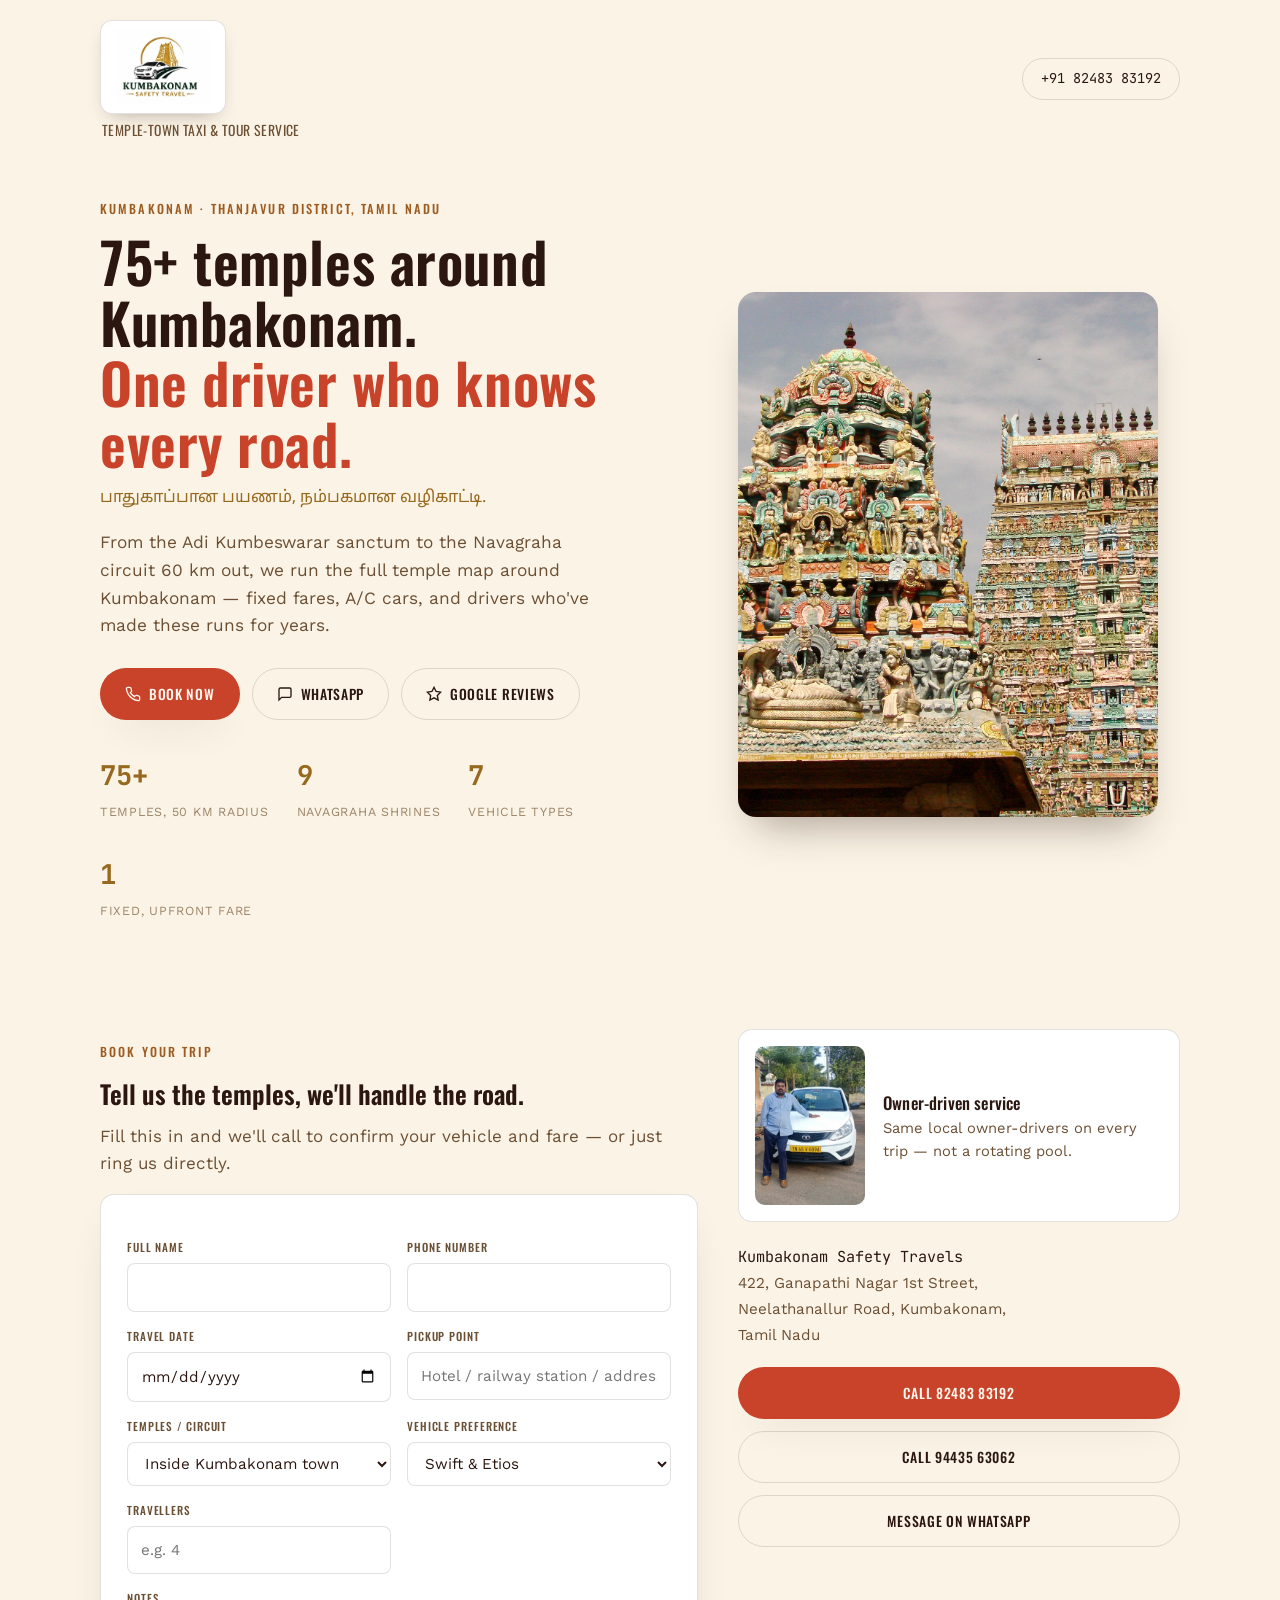
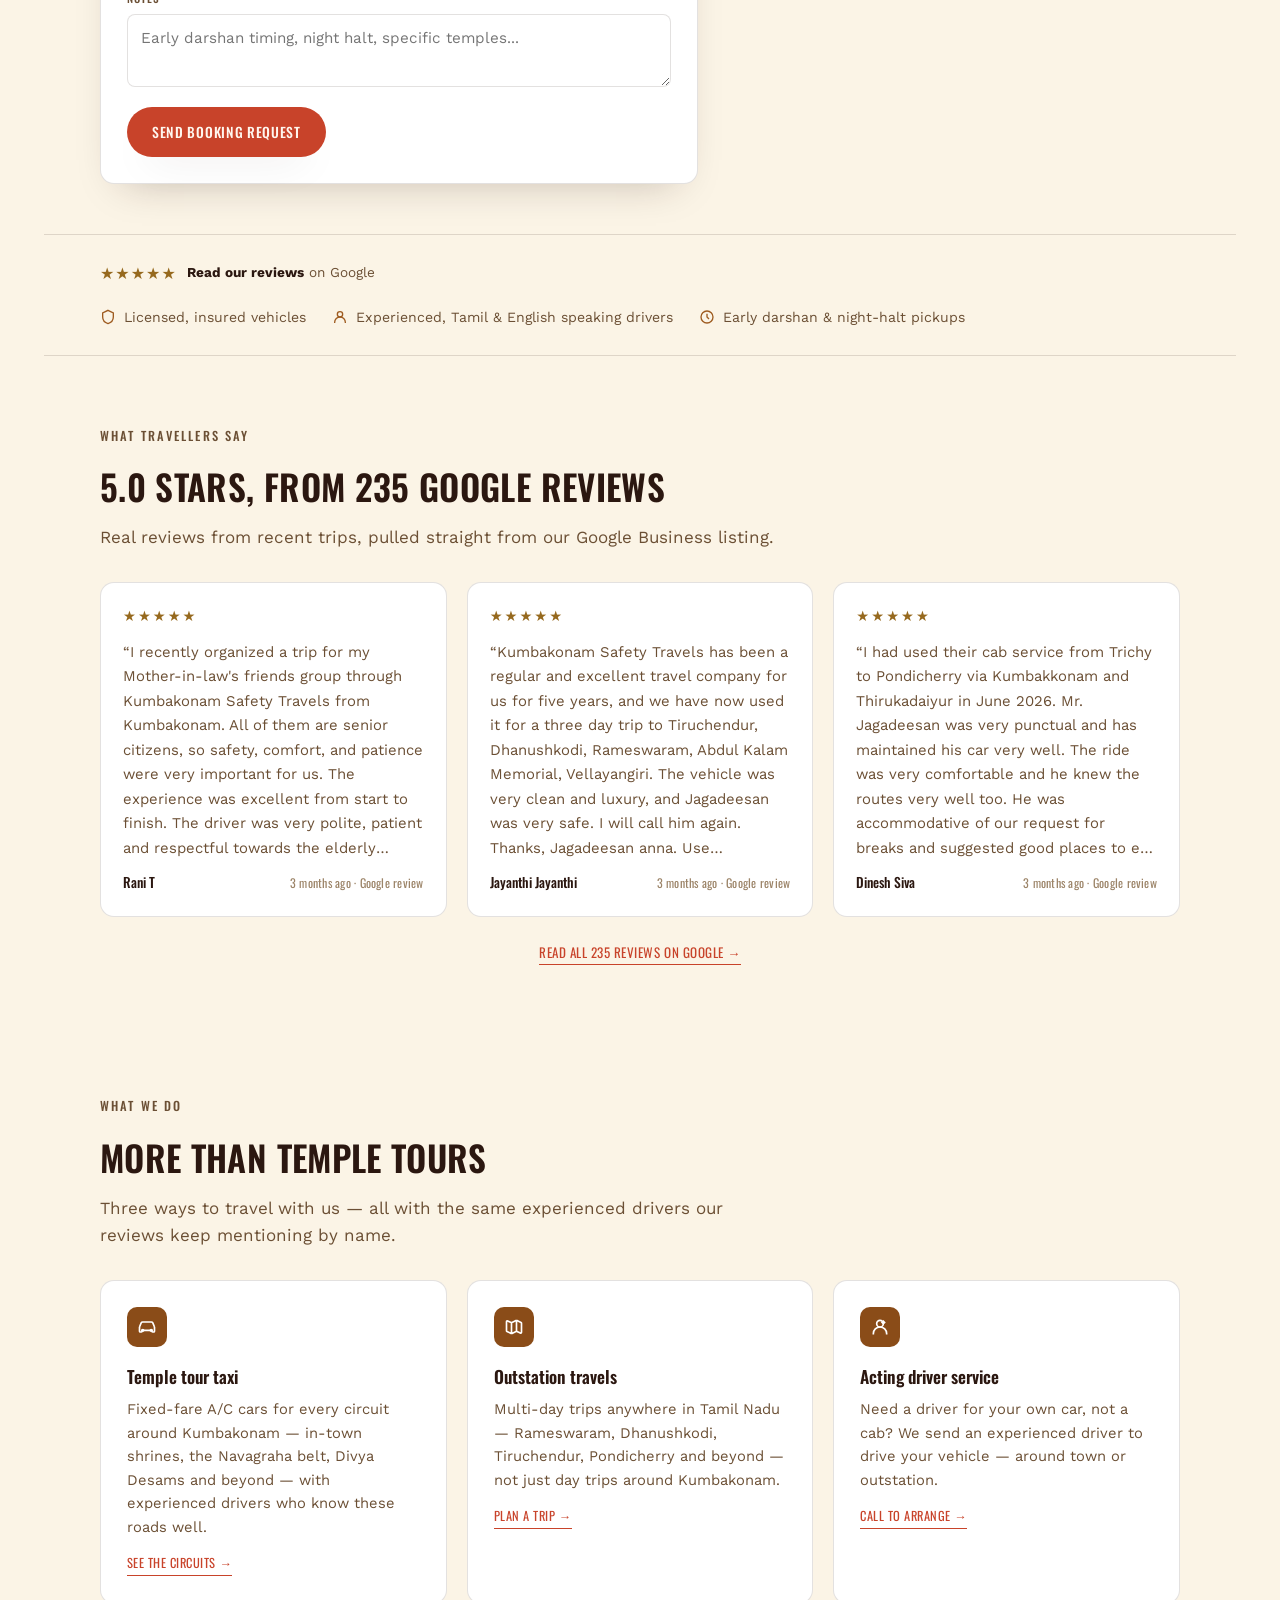
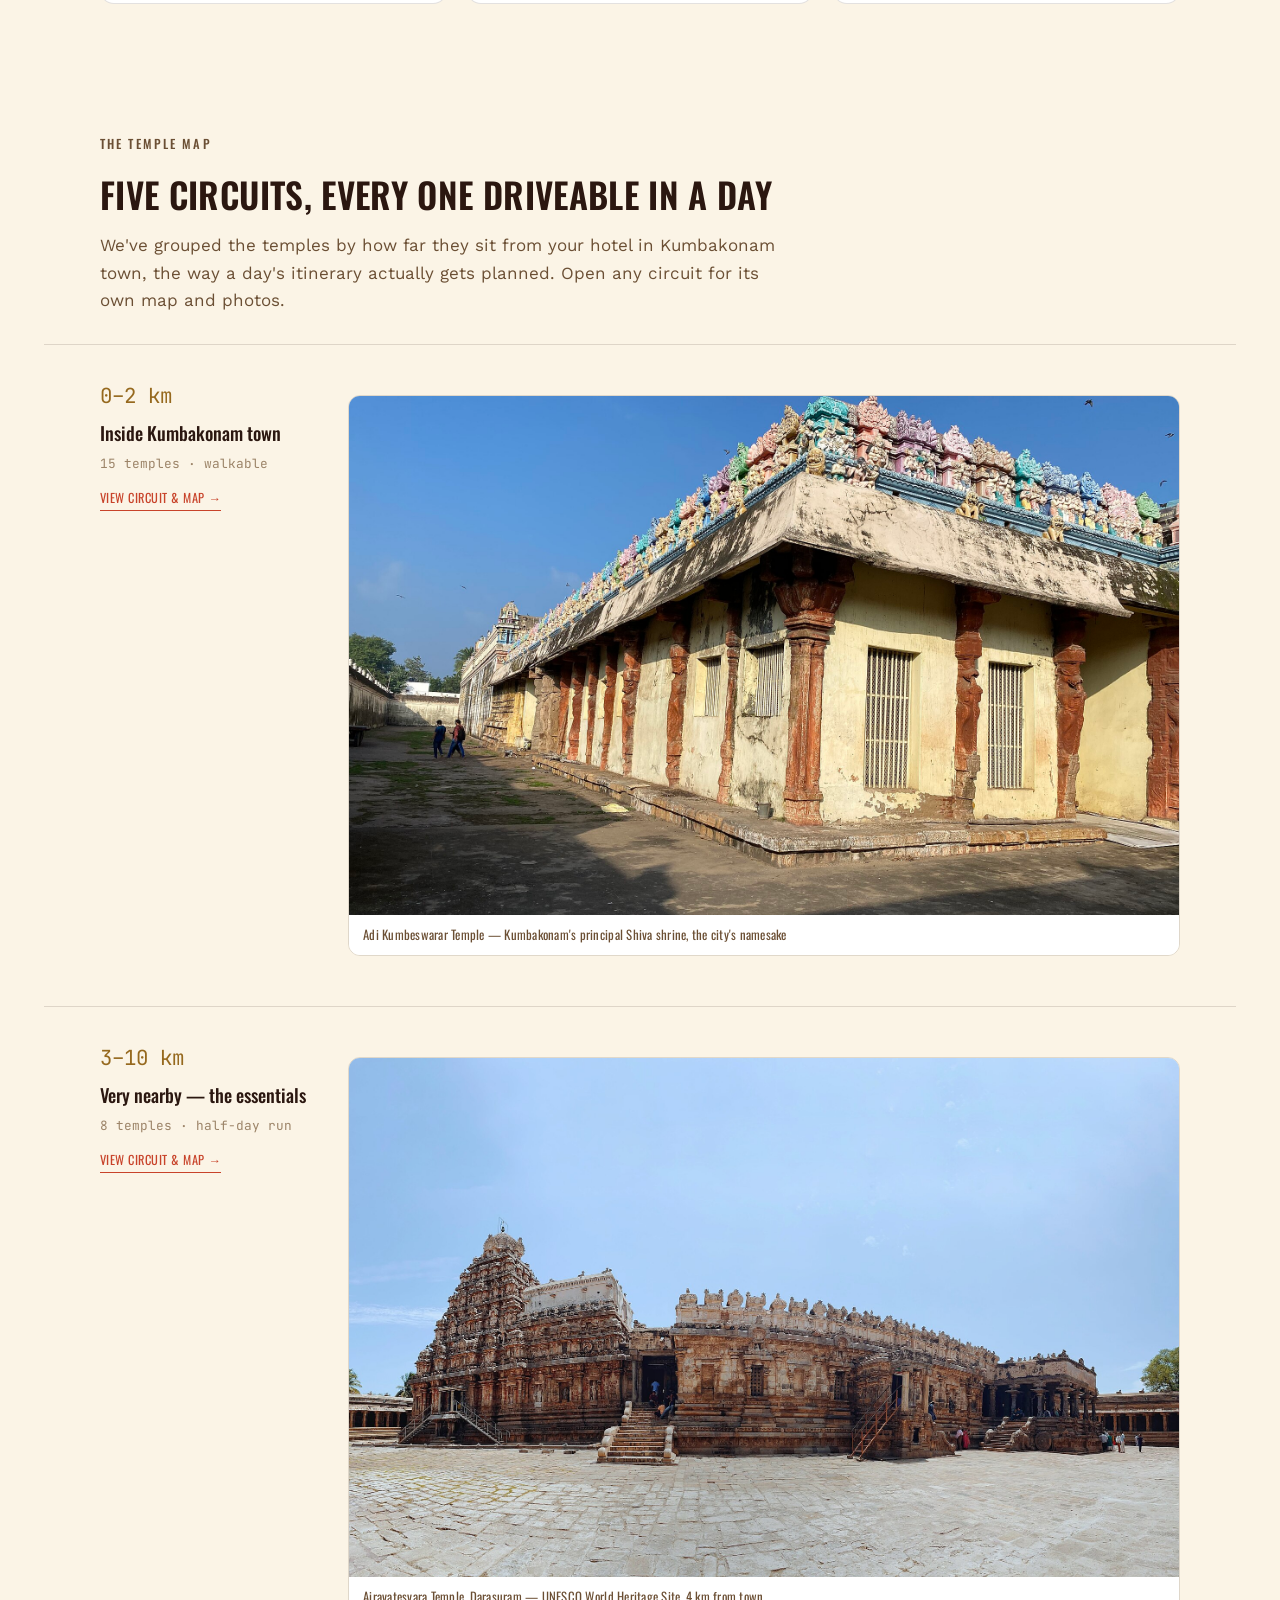
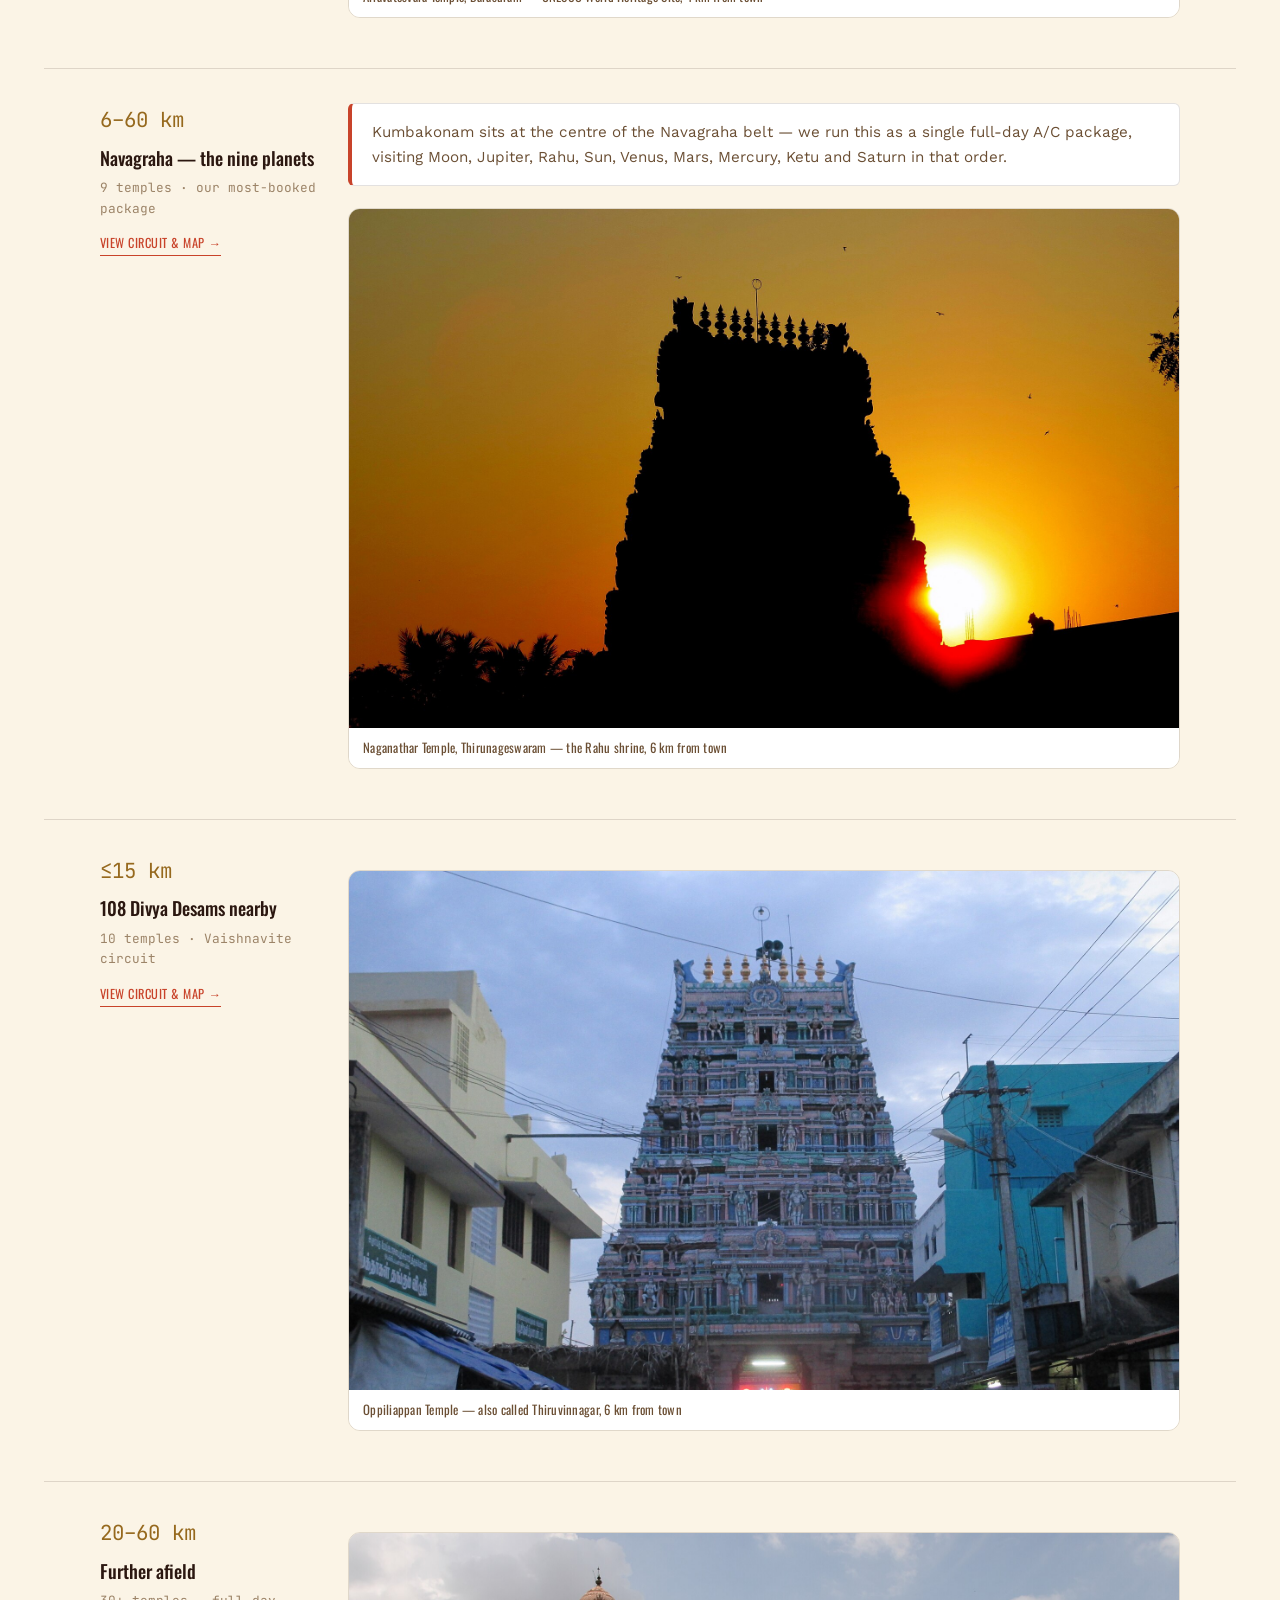
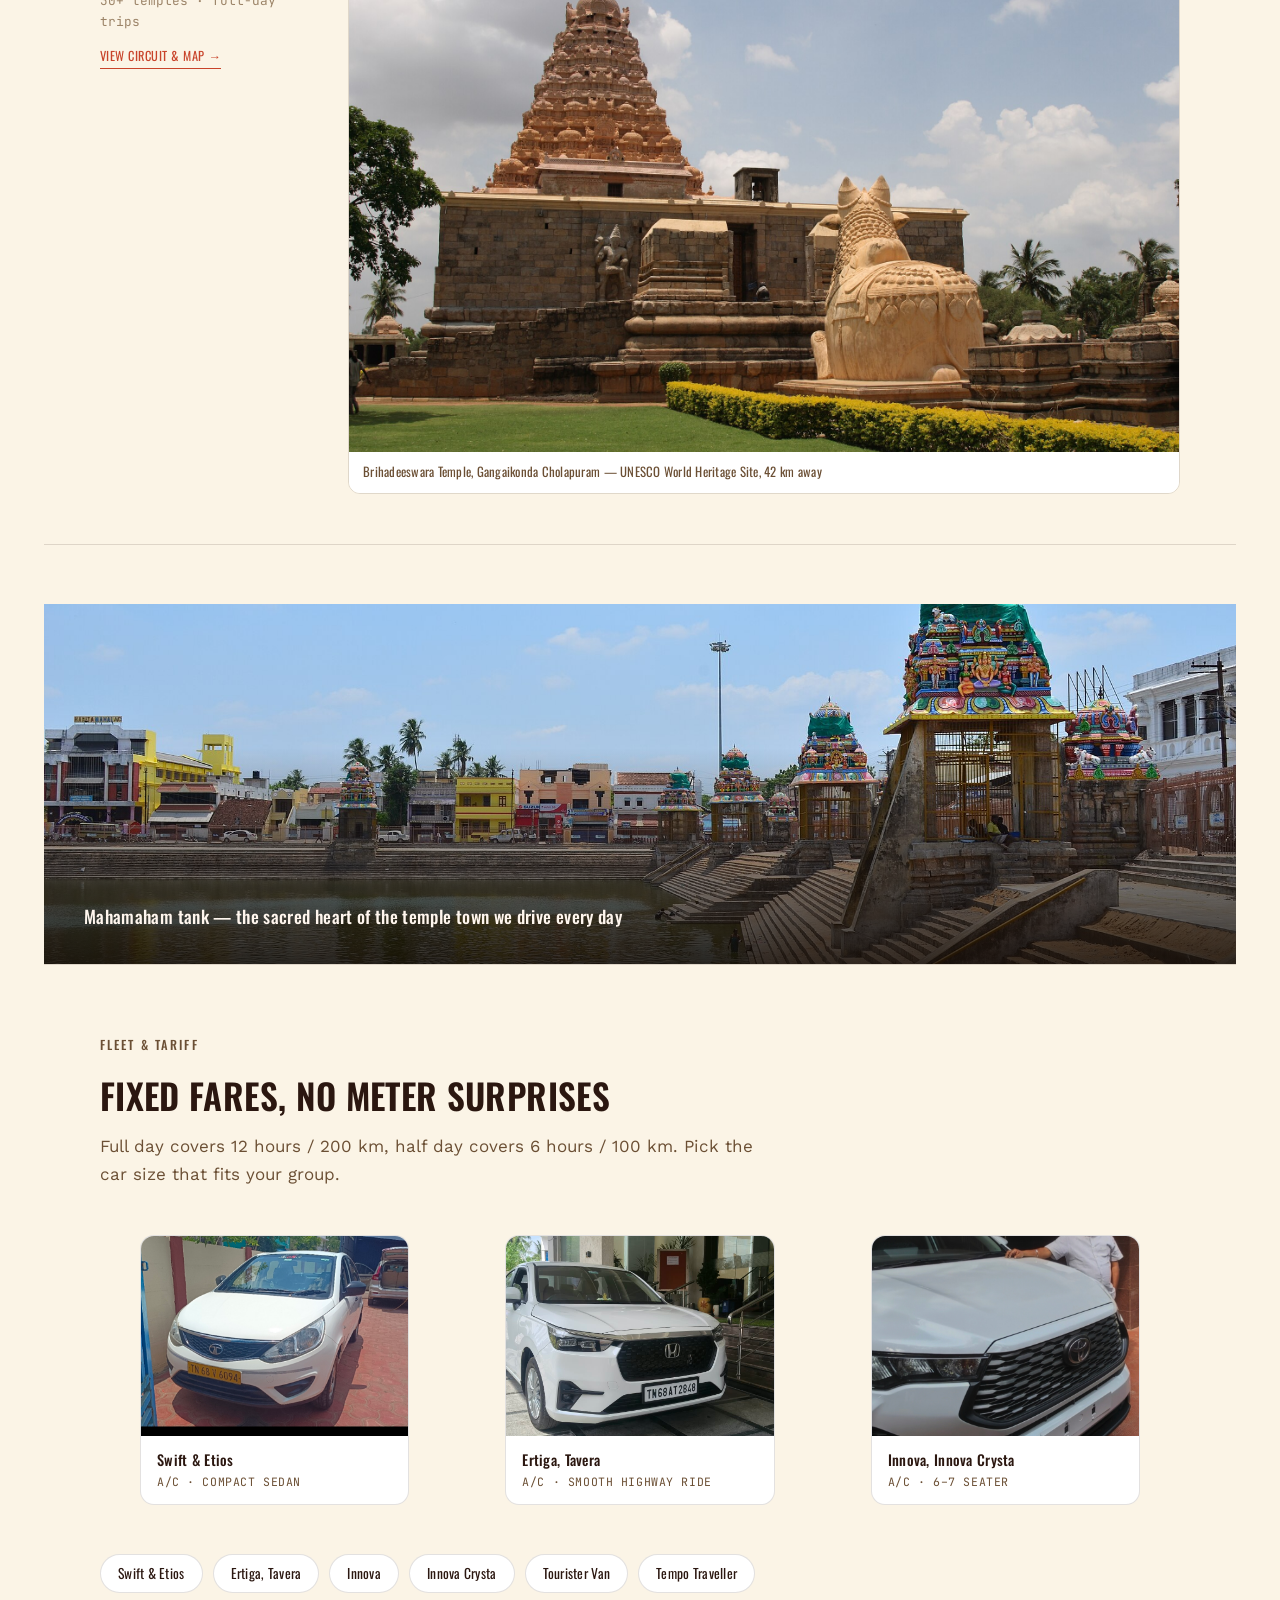
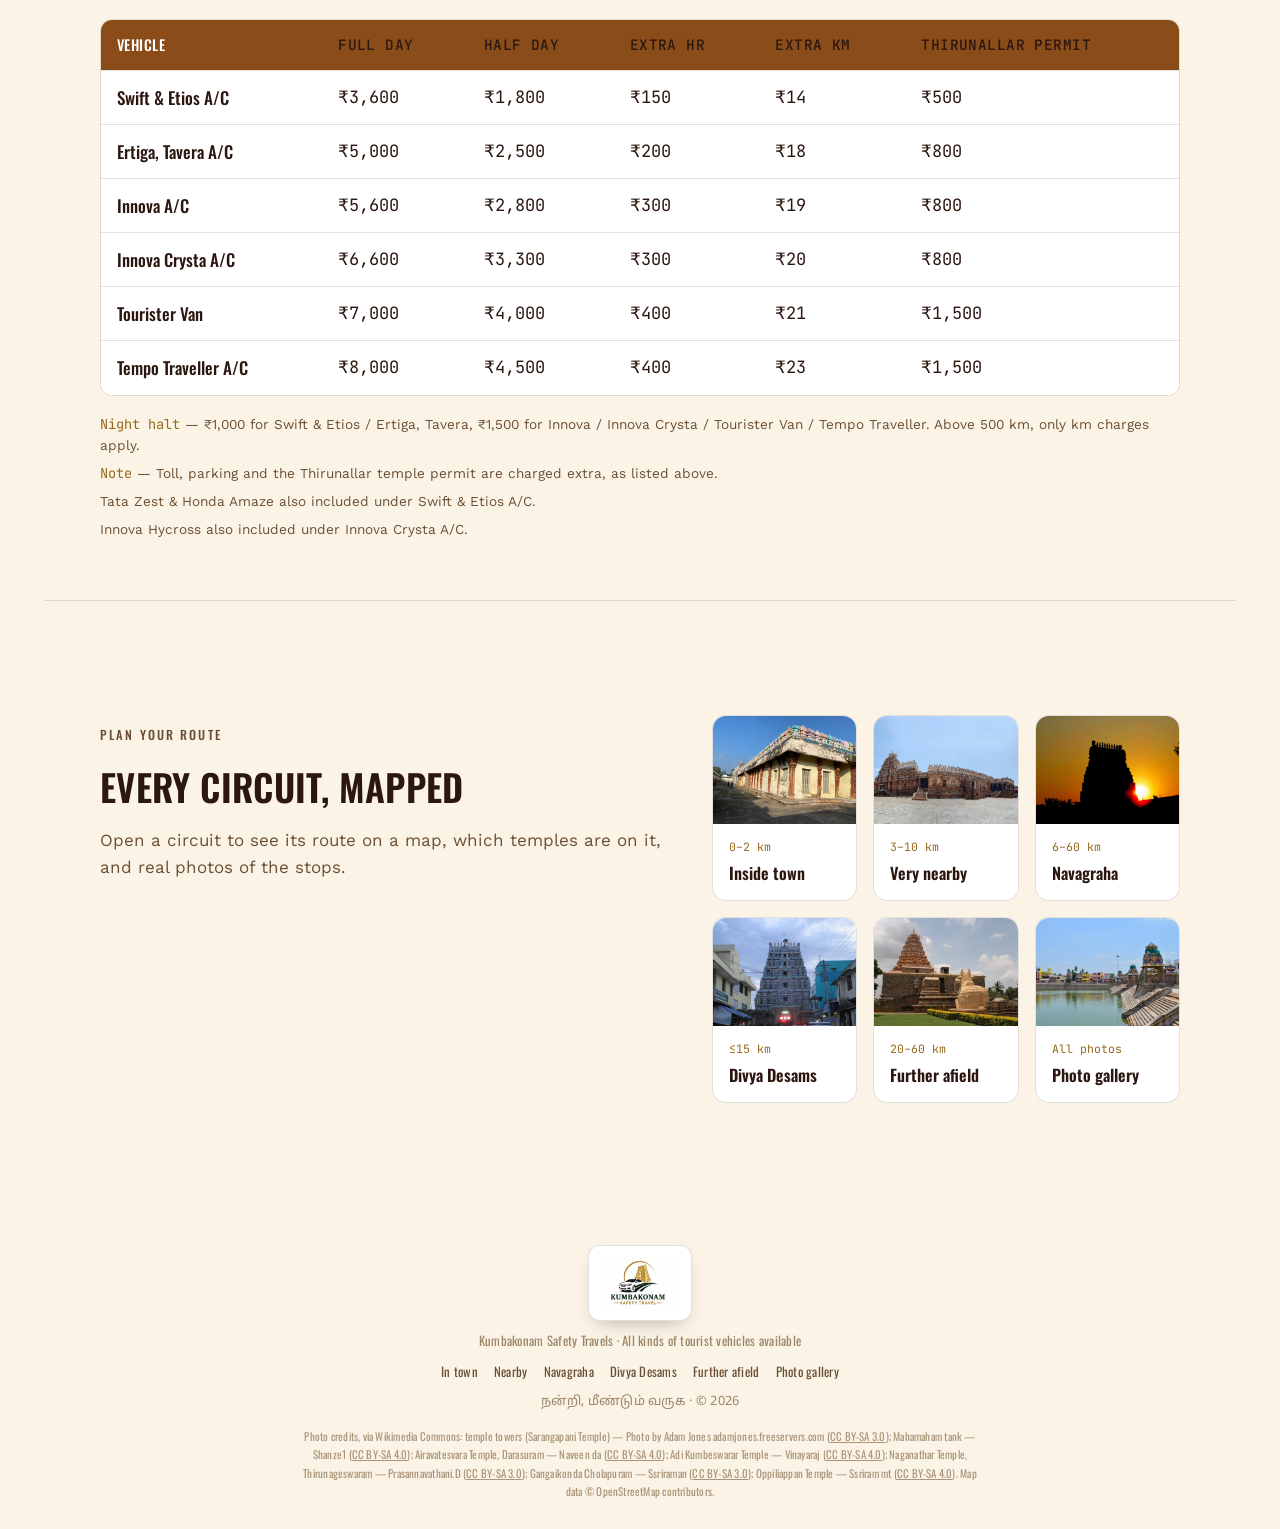
<file: index.html>
<!doctype html>
<html lang="en">
<head>
<meta charset="UTF-8">
<meta name="viewport" content="width=device-width, initial-scale=1">
<title>Kumbakonam Safety Travels</title>
<link rel="preconnect" href="https://fonts.googleapis.com">
<link rel="preconnect" href="https://fonts.gstatic.com" crossorigin>
<link rel="stylesheet" href="https://fonts.googleapis.com/css2?family=Oswald:wght@300;400;500;600;700&family=Work+Sans:wght@400;500;600;700&family=JetBrains+Mono:wght@400;500;600&family=Noto+Sans+Tamil:wght@400;500;600&display=swap">
<link rel="stylesheet" href="site.css">
</head>
<body>

<header class="site">
  <a class="brand-link" href="index.html">
    <div class="brand">
      <span class="logo-plate"><img src="logo.jpeg" alt="Kumbakonam Safety Travels logo"></span>
      <span class="brand-text">Temple-town taxi &amp; tour service</span>
    </div>
  </a>
  <a class="header-call mono" href="tel:+918248383192">+91 82483 83192</a>
</header>

<main>
  <section class="hero">
    <div>
      <p class="eyebrow">Kumbakonam &middot; Thanjavur District, Tamil Nadu</p>
      <h1>75+ temples around Kumbakonam.<br><em>One driver who knows every road.</em></h1>
      <p class="tamil-line">பாதுகாப்பான பயணம், நம்பகமான வழிகாட்டி.</p>
      <p class="lede">From the Adi Kumbeswarar sanctum to the Navagraha circuit 60&nbsp;km out, we run the full temple map around Kumbakonam &mdash; fixed fares, A/C cars, and drivers who've made these runs for years.</p>
      <div class="cta-row">
        <a class="btn btn-primary" href="#booking">
          <svg viewBox="0 0 24 24" fill="none" stroke="currentColor" stroke-width="2"><path d="M22 16.92v3a2 2 0 0 1-2.18 2 19.8 19.8 0 0 1-8.63-3.07 19.5 19.5 0 0 1-6-6 19.8 19.8 0 0 1-3.07-8.67A2 2 0 0 1 4.11 2h3a2 2 0 0 1 2 1.72c.127.96.361 1.903.7 2.81a2 2 0 0 1-.45 2.11L8.09 9.91a16 16 0 0 0 6 6l1.27-1.27a2 2 0 0 1 2.11-.45c.907.339 1.85.573 2.81.7A2 2 0 0 1 22 16.92z"/></svg>
          Book now
        </a>
        <a class="btn btn-ghost" href="https://wa.me/918248383192?text=Vanakkam%2C%20I%27d%20like%20to%20book%20a%20temple%20tour%20taxi" target="_blank" rel="noopener">
          <svg viewBox="0 0 24 24" fill="none" stroke="currentColor" stroke-width="2"><path d="M21 15a2 2 0 0 1-2 2H7l-4 4V5a2 2 0 0 1 2-2h14a2 2 0 0 1 2 2z"/></svg>
          WhatsApp
        </a>
        <a class="btn btn-ghost" href="https://g.page/r/CbF5g-I5_sX_EBM/review" target="_blank" rel="noopener">
          <svg viewBox="0 0 24 24" fill="none" stroke="currentColor" stroke-width="2"><polygon points="12 2 15.09 8.26 22 9.27 17 14.14 18.18 21.02 12 17.77 5.82 21.02 7 14.14 2 9.27 8.91 8.26 12 2"/></svg>
          Google Reviews
        </a>
      </div>
      <div class="stat-row">
        <div class="stat"><b class="mono">75+</b><span>Temples, 50&nbsp;km radius</span></div>
        <div class="stat"><b class="mono">9</b><span>Navagraha shrines</span></div>
        <div class="stat"><b class="mono">7</b><span>Vehicle types</span></div>
        <div class="stat"><b class="mono">1</b><span>Fixed, upfront fare</span></div>
      </div>
    </div>
    <div class="gopuram-wrap">
      <img src="gopurams-skyline.jpg" alt="Sarangapani Temple's twin gopuram towers in Kumbakonam" loading="lazy">
    </div>
  </section>

  <section class="booking-section" id="booking">
    <div class="booking-grid">
      <div>
        <p class="eyebrow">Book your trip</p>
        <h2>Tell us the temples, we'll handle the road.</h2>
        <p style="color:var(--ink-soft); margin-top:8px;">Fill this in and we'll call to confirm your vehicle and fare &mdash; or just ring us directly.</p>
        <form id="booking-form" class="form-card" autocomplete="on">
          <input class="honey" type="text" name="_honey" tabindex="-1" autocomplete="off">
          <input type="hidden" name="_subject" value="New booking request - Kumbakonam Safety Travels">
          <input type="hidden" name="_template" value="table">
          <input type="hidden" name="_captcha" value="false">
          <div class="form-grid">
            <div class="field">
              <label for="bf-name">Full name</label>
              <input id="bf-name" name="Name" type="text" required>
            </div>
            <div class="field">
              <label for="bf-phone">Phone number</label>
              <input id="bf-phone" name="Phone" type="tel" inputmode="tel" required>
            </div>
            <div class="field">
              <label for="bf-date">Travel date</label>
              <input id="bf-date" name="Travel date" type="date">
            </div>
            <div class="field">
              <label for="bf-pickup">Pickup point</label>
              <input id="bf-pickup" name="Pickup point" type="text" placeholder="Hotel / railway station / address">
            </div>
            <div class="field">
              <label for="bf-circuit">Temples / circuit</label>
              <select id="bf-circuit" name="Circuit">
                <option>Inside Kumbakonam town</option>
                <option>Very nearby (Darasuram, Swamimalai...)</option>
                <option>Navagraha &ndash; nine planets</option>
                <option>108 Divya Desams</option>
                <option>Further afield (Mannargudi, Gangaikonda Cholapuram...)</option>
                <option>Outstation travel (anywhere in Tamil Nadu)</option>
                <option>Acting driver service (drive my own car)</option>
                <option>Not sure &ndash; suggest an itinerary</option>
              </select>
            </div>
            <div class="field">
              <label for="bf-vehicle">Vehicle preference</label>
              <select id="bf-vehicle" name="Vehicle">
                <option>Swift &amp; Etios</option>
                <option>Ertiga, Tavera</option>
                <option>Innova</option>
                <option>Innova Crysta</option>
                <option>Tourister Van</option>
                <option>Tempo Traveller</option>
                <option>Not sure &ndash; recommend one</option>
              </select>
            </div>
            <div class="field">
              <label for="bf-count">Travellers</label>
              <input id="bf-count" name="Travellers" type="number" min="1" max="30" placeholder="e.g. 4">
            </div>
            <div class="field full">
              <label for="bf-notes">Notes</label>
              <textarea id="bf-notes" name="Notes" placeholder="Early darshan timing, night halt, specific temples..."></textarea>
            </div>
          </div>
          <div class="form-submit">
            <button type="submit" class="btn btn-primary">Send booking request</button>
            <span class="form-status" id="bf-status" role="status" aria-live="polite"></span>
          </div>
        </form>
      </div>
      <div>
        <div class="owner-card">
          <img src="owner.jpeg" alt="Owner of Kumbakonam Safety Travels standing beside one of the fleet cars">
          <p><strong>Owner-driven service</strong>Same local owner-drivers on every trip &mdash; not a rotating pool.</p>
        </div>
        <div class="addr">
          <span class="mono">Kumbakonam Safety Travels</span><br>
          422, Ganapathi Nagar 1st Street,<br>
          Neelathanallur Road, Kumbakonam,<br>
          Tamil Nadu
        </div>
        <div class="cta-actions" style="margin-top:18px;">
          <a class="btn btn-primary" href="tel:+918248383192">Call 82483 83192</a>
          <a class="btn btn-ghost" href="tel:+919443563062">Call 94435 63062</a>
          <a class="btn btn-ghost" href="https://wa.me/918248383192?text=Vanakkam%2C%20I%27d%20like%20to%20book%20a%20temple%20tour%20taxi" target="_blank" rel="noopener">Message on WhatsApp</a>
        </div>
      </div>
    </div>
  </section>

  <div class="trust">
    <div class="trust-inner">
      <a class="rating-badge" href="https://g.page/r/CbF5g-I5_sX_EBM/review" target="_blank" rel="noopener">
        <span class="stars">&#9733;&#9733;&#9733;&#9733;&#9733;</span>
        <span class="label"><strong>Read our reviews</strong> on Google</span>
      </a>
      <div class="feature-list">
        <div class="feature"><svg viewBox="0 0 24 24" fill="none" stroke="currentColor" stroke-width="2"><path d="M12 2l8 4v6c0 5-3.5 8.5-8 10-4.5-1.5-8-5-8-10V6z"/></svg>Licensed, insured vehicles</div>
        <div class="feature"><svg viewBox="0 0 24 24" fill="none" stroke="currentColor" stroke-width="2"><circle cx="12" cy="8" r="4"/><path d="M4 21v-1a8 8 0 0 1 16 0v1"/></svg>Experienced, Tamil &amp; English speaking drivers</div>
        <div class="feature"><svg viewBox="0 0 24 24" fill="none" stroke="currentColor" stroke-width="2"><circle cx="12" cy="12" r="9"/><path d="M12 7v5l3 3"/></svg>Early darshan &amp; night-halt pickups</div>
      </div>
    </div>
  </div>

  <section id="reviews">
    <div class="section-head">
      <p class="eyebrow">What travellers say</p>
      <h2>5.0 stars, from 235 Google reviews</h2>
      <p>Real reviews from recent trips, pulled straight from our Google Business listing.</p>
    </div>
    <div class="review-grid">
      <figure class="review-card">
        <div class="review-stars">&#9733;&#9733;&#9733;&#9733;&#9733;</div>
        <blockquote>&ldquo;I recently organized a trip for my Mother-in-law's friends group through Kumbakonam Safety Travels from Kumbakonam. All of them are senior citizens, so safety, comfort, and patience were very important for us. The experience was excellent from start to finish. The driver was very polite, patient and respectful towards the elderly passengers. The vehicle was clean and comfortable, and the journey was smooth throughout the trip. All of them returned very happy and appreciated the care given during the trip. I would definitely recommend Kumbakonam Safety Travels, especially for family trips and senior citizen groups.&rdquo;</blockquote>
        <figcaption><strong>Rani T</strong><span>3 months ago &middot; Google review</span></figcaption>
      </figure>
      <figure class="review-card">
        <div class="review-stars">&#9733;&#9733;&#9733;&#9733;&#9733;</div>
        <blockquote>&ldquo;Kumbakonam Safety Travels has been a regular and excellent travel company for us for five years, and we have now used it for a three day trip to Tiruchendur, Dhanushkodi, Rameswaram, Abdul Kalam Memorial, Vellayangiri. The vehicle was very clean and luxury, and Jagadeesan was very safe. I will call him again. Thanks, Jagadeesan anna. Use Kumbakonam Safety Travels for the Navagraha temples too &mdash; excellent trips.&rdquo;</blockquote>
        <figcaption><strong>Jayanthi Jayanthi</strong><span>3 months ago &middot; Google review</span></figcaption>
      </figure>
      <figure class="review-card">
        <div class="review-stars">&#9733;&#9733;&#9733;&#9733;&#9733;</div>
        <blockquote>&ldquo;I had used their cab service from Trichy to Pondicherry via Kumbakkonam and Thirukadaiyur in June 2026. Mr. Jagadeesan was very punctual and has maintained his car very well. The ride was very comfortable and he knew the routes very well too. He was accommodative of our request for breaks and suggested good places to eat on the way. The pricing was very reasonable too. Will definitely use and recommend their service for future. Thanks!&rdquo;</blockquote>
        <figcaption><strong>Dinesh Siva</strong><span>3 months ago &middot; Google review</span></figcaption>
      </figure>
    </div>
    <p class="review-foot"><a href="https://g.page/r/CbF5g-I5_sX_EBM/review" target="_blank" rel="noopener">Read all 235 reviews on Google &rarr;</a></p>
  </section>

  <section id="services">
    <div class="section-head">
      <p class="eyebrow">What we do</p>
      <h2>More than temple tours</h2>
      <p>Three ways to travel with us &mdash; all with the same experienced drivers our reviews keep mentioning by name.</p>
    </div>
    <div class="services-grid">
      <div class="service-card">
        <div class="service-icon"><svg viewBox="0 0 24 24" fill="none" stroke="currentColor" stroke-width="2"><path d="M3 12l2-5a2 2 0 0 1 2-1h10a2 2 0 0 1 2 1l2 5"/><path d="M3 12v5a1 1 0 0 0 1 1h1a1 1 0 0 0 1-1v-1h12v1a1 1 0 0 0 1 1h1a1 1 0 0 0 1-1v-5"/><circle cx="7" cy="16" r="1"/><circle cx="17" cy="16" r="1"/></svg></div>
        <h3>Temple tour taxi</h3>
        <p>Fixed-fare A/C cars for every circuit around Kumbakonam &mdash; in-town shrines, the Navagraha belt, Divya Desams and beyond &mdash; with experienced drivers who know these roads well.</p>
        <a class="service-cta" href="#circuits">See the circuits &rarr;</a>
      </div>
      <div class="service-card">
        <div class="service-icon"><svg viewBox="0 0 24 24" fill="none" stroke="currentColor" stroke-width="2"><path d="M9 20l-5.447-2.724A1 1 0 0 1 3 16.382V5.618a1 1 0 0 1 1.447-.894L9 7m0 13l6-3m-6 3V7m6 10l4.553 2.276A1 1 0 0 0 21 18.382V7.618a1 1 0 0 0-.553-.894L15 4m0 13V4m0 0L9 7"/></svg></div>
        <h3>Outstation travels</h3>
        <p>Multi-day trips anywhere in Tamil Nadu &mdash; Rameswaram, Dhanushkodi, Tiruchendur, Pondicherry and beyond &mdash; not just day trips around Kumbakonam.</p>
        <a class="service-cta" href="#booking">Plan a trip &rarr;</a>
      </div>
      <div class="service-card">
        <div class="service-icon"><svg viewBox="0 0 24 24" fill="none" stroke="currentColor" stroke-width="2"><circle cx="12" cy="8" r="4"/><path d="M4 21v-1a8 8 0 0 1 16 0v1"/><path d="M14.5 6.5l1.5-1.5 1.5 1.5-1.5 1.5z"/></svg></div>
        <h3>Acting driver service</h3>
        <p>Need a driver for your own car, not a cab? We send an experienced driver to drive your vehicle &mdash; around town or outstation.</p>
        <a class="service-cta" href="tel:+918248383192">Call to arrange &rarr;</a>
      </div>
    </div>
  </section>

  <section id="circuits">
    <div class="section-head">
      <p class="eyebrow">The temple map</p>
      <h2>Five circuits, every one driveable in a day</h2>
      <p>We've grouped the temples by how far they sit from your hotel in Kumbakonam town, the way a day's itinerary actually gets planned. Open any circuit for its own map and photos.</p>
    </div>

    <div class="zone">
      <div class="zone-inner">
        <div class="zone-label">
          <div class="range mono">0&ndash;2 km</div>
          <h3>Inside Kumbakonam town</h3>
          <div class="count mono">15 temples &middot; walkable</div>
          <a class="pkg-link" href="package-in-town.html">View circuit &amp; map &rarr;</a>
        </div>
        <div>
          <figure class="zone-photo">
            <img src="adi-kumbeswarar.jpg" alt="Painted temple corridor at Adi Kumbeswarar Temple, Kumbakonam" loading="lazy">
            <figcaption>Adi Kumbeswarar Temple &mdash; Kumbakonam's principal Shiva shrine, the city's namesake</figcaption>
          </figure>
        </div>
      </div>
    </div>

    <div class="zone">
      <div class="zone-inner">
        <div class="zone-label">
          <div class="range mono">3&ndash;10 km</div>
          <h3>Very nearby &mdash; the essentials</h3>
          <div class="count mono">8 temples &middot; half-day run</div>
          <a class="pkg-link" href="package-nearby.html">View circuit &amp; map &rarr;</a>
        </div>
        <div>
          <figure class="zone-photo">
            <img src="darasuram-panorama.jpg" alt="Airavatesvara Temple complex at Darasuram, pale stone courtyard" loading="lazy">
            <figcaption>Airavatesvara Temple, Darasuram &mdash; UNESCO World Heritage Site, 4 km from town</figcaption>
          </figure>
        </div>
      </div>
    </div>

    <div class="zone">
      <div class="zone-inner">
        <div class="zone-label">
          <div class="range mono">6&ndash;60 km</div>
          <h3>Navagraha &mdash; the nine planets</h3>
          <div class="count mono">9 temples &middot; our most-booked package</div>
          <a class="pkg-link" href="package-navagraha.html">View circuit &amp; map &rarr;</a>
        </div>
        <div>
          <div class="navagraha-note">Kumbakonam sits at the centre of the Navagraha belt &mdash; we run this as a single full-day A/C package, visiting Moon, Jupiter, Rahu, Sun, Venus, Mars, Mercury, Ketu and Saturn in that order.</div>
          <figure class="zone-photo">
            <img src="thirunageswaram.jpg" alt="Silhouette of the Naganathar Temple gopuram at Thirunageswaram at sunset" loading="lazy">
            <figcaption>Naganathar Temple, Thirunageswaram &mdash; the Rahu shrine, 6 km from town</figcaption>
          </figure>
        </div>
      </div>
    </div>

    <div class="zone">
      <div class="zone-inner">
        <div class="zone-label">
          <div class="range mono">&le;15 km</div>
          <h3>108 Divya Desams nearby</h3>
          <div class="count mono">10 temples &middot; Vaishnavite circuit</div>
          <a class="pkg-link" href="package-divya-desam.html">View circuit &amp; map &rarr;</a>
        </div>
        <div>
          <figure class="zone-photo">
            <img src="oppiliappan.jpg" alt="Oppiliappan Temple gopuram tower at dusk, Thiruvinnagar" loading="lazy">
            <figcaption>Oppiliappan Temple &mdash; also called Thiruvinnagar, 6 km from town</figcaption>
          </figure>
        </div>
      </div>
    </div>

    <div class="zone">
      <div class="zone-inner">
        <div class="zone-label">
          <div class="range mono">20&ndash;60 km</div>
          <h3>Further afield</h3>
          <div class="count mono">30+ temples &middot; full-day trips</div>
          <a class="pkg-link" href="package-further.html">View circuit &amp; map &rarr;</a>
        </div>
        <div>
          <figure class="zone-photo">
            <img src="gangaikonda-front.jpg" alt="Brihadeeswara Temple tower and Nandi statue at Gangaikonda Cholapuram" loading="lazy">
            <figcaption>Brihadeeswara Temple, Gangaikonda Cholapuram &mdash; UNESCO World Heritage Site, 42 km away</figcaption>
          </figure>
        </div>
      </div>
    </div>
  </section>

  <div class="photo-band">
    <img src="mahamaham-tank.jpg" alt="Mahamaham tank with temple gopurams and the town behind it, Kumbakonam" loading="lazy">
    <p class="caption">Mahamaham tank &mdash; the sacred heart of the temple town we drive every day</p>
  </div>

  <section class="fleet-wrap">
    <div class="section-head">
      <p class="eyebrow">Fleet &amp; tariff</p>
      <h2>Fixed fares, no meter surprises</h2>
      <p>Full day covers 12 hours / 200 km, half day covers 6 hours / 100 km. Pick the car size that fits your group.</p>
    </div>
    <div class="fleet-gallery">
      <figure class="fleet-photo">
        <img src="fleet-sedan-1.jpeg" alt="Our Swift &amp; Etios A/C, parked and ready for a trip">
        <figcaption>Swift &amp; Etios<span>A/C &middot; compact sedan</span></figcaption>
      </figure>
      <figure class="fleet-photo">
        <img src="fleet-sedan-2.jpeg" alt="Our Ertiga / Tavera A/C at pickup">
        <figcaption>Ertiga, Tavera<span>A/C &middot; smooth highway ride</span></figcaption>
      </figure>
      <figure class="fleet-photo">
        <img src="fleet-innova.jpeg" alt="Our Innova / Innova Crysta A/C, ready for a group trip">
        <figcaption>Innova, Innova Crysta<span>A/C &middot; 6&ndash;7 seater</span></figcaption>
      </figure>
    </div>
    <div class="fleet-list">
      <span class="fleet-pill">Swift &amp; Etios</span>
      <span class="fleet-pill">Ertiga, Tavera</span>
      <span class="fleet-pill">Innova</span>
      <span class="fleet-pill">Innova Crysta</span>
      <span class="fleet-pill">Tourister Van</span>
      <span class="fleet-pill">Tempo Traveller</span>
    </div>
    <div class="table-scroll">
      <table class="tariff">
        <thead>
          <tr>
            <th>Vehicle</th>
            <th class="num">Full day</th>
            <th class="num">Half day</th>
            <th class="num">Extra hr</th>
            <th class="num">Extra km</th>
            <th class="num">Thirunallar permit</th>
          </tr>
        </thead>
        <tbody>
          <tr><td class="vname">Swift &amp; Etios A/C</td><td class="num" data-label="Full day">&#8377;3,600</td><td class="num" data-label="Half day">&#8377;1,800</td><td class="num" data-label="Extra hr">&#8377;150</td><td class="num" data-label="Extra km">&#8377;14</td><td class="num" data-label="Thirunallar permit">&#8377;500</td></tr>
          <tr><td class="vname">Ertiga, Tavera A/C</td><td class="num" data-label="Full day">&#8377;5,000</td><td class="num" data-label="Half day">&#8377;2,500</td><td class="num" data-label="Extra hr">&#8377;200</td><td class="num" data-label="Extra km">&#8377;18</td><td class="num" data-label="Thirunallar permit">&#8377;800</td></tr>
          <tr><td class="vname">Innova A/C</td><td class="num" data-label="Full day">&#8377;5,600</td><td class="num" data-label="Half day">&#8377;2,800</td><td class="num" data-label="Extra hr">&#8377;300</td><td class="num" data-label="Extra km">&#8377;19</td><td class="num" data-label="Thirunallar permit">&#8377;800</td></tr>
          <tr><td class="vname">Innova Crysta A/C</td><td class="num" data-label="Full day">&#8377;6,600</td><td class="num" data-label="Half day">&#8377;3,300</td><td class="num" data-label="Extra hr">&#8377;300</td><td class="num" data-label="Extra km">&#8377;20</td><td class="num" data-label="Thirunallar permit">&#8377;800</td></tr>
          <tr><td class="vname">Tourister Van</td><td class="num" data-label="Full day">&#8377;7,000</td><td class="num" data-label="Half day">&#8377;4,000</td><td class="num" data-label="Extra hr">&#8377;400</td><td class="num" data-label="Extra km">&#8377;21</td><td class="num" data-label="Thirunallar permit">&#8377;1,500</td></tr>
          <tr><td class="vname">Tempo Traveller A/C</td><td class="num" data-label="Full day">&#8377;8,000</td><td class="num" data-label="Half day">&#8377;4,500</td><td class="num" data-label="Extra hr">&#8377;400</td><td class="num" data-label="Extra km">&#8377;23</td><td class="num" data-label="Thirunallar permit">&#8377;1,500</td></tr>
        </tbody>
      </table>
    </div>
    <div class="tariff-notes">
      <div><span class="mono">Night halt</span> &mdash; &#8377;1,000 for Swift &amp; Etios / Ertiga, Tavera, &#8377;1,500 for Innova / Innova Crysta / Tourister Van / Tempo Traveller. Above 500 km, only km charges apply.</div>
      <div><span class="mono">Note</span> &mdash; Toll, parking and the Thirunallar temple permit are charged extra, as listed above.</div>
      <div>Tata Zest &amp; Honda Amaze also included under Swift &amp; Etios A/C.</div>
      <div>Innova Hycross also included under Innova Crysta A/C.</div>
    </div>
  </section>

  <section class="cta-band">
    <div class="wrap">
      <div class="section-head" style="margin-bottom:22px;">
        <p class="eyebrow">Plan your route</p>
        <h2>Every circuit, mapped</h2>
        <p>Open a circuit to see its route on a map, which temples are on it, and real photos of the stops.</p>
      </div>
      <div class="pkg-grid-nav">
        <a class="pkg-card" href="package-in-town.html">
          <img src="adi-kumbeswarar.jpg" alt="">
          <div class="pkg-card-body"><div class="range mono">0&ndash;2 km</div><h3>Inside town</h3></div>
        </a>
        <a class="pkg-card" href="package-nearby.html">
          <img src="darasuram-panorama.jpg" alt="">
          <div class="pkg-card-body"><div class="range mono">3&ndash;10 km</div><h3>Very nearby</h3></div>
        </a>
        <a class="pkg-card" href="package-navagraha.html">
          <img src="thirunageswaram.jpg" alt="">
          <div class="pkg-card-body"><div class="range mono">6&ndash;60 km</div><h3>Navagraha</h3></div>
        </a>
        <a class="pkg-card" href="package-divya-desam.html">
          <img src="oppiliappan.jpg" alt="">
          <div class="pkg-card-body"><div class="range mono">&le;15 km</div><h3>Divya Desams</h3></div>
        </a>
        <a class="pkg-card" href="package-further.html">
          <img src="gangaikonda-front.jpg" alt="">
          <div class="pkg-card-body"><div class="range mono">20&ndash;60 km</div><h3>Further afield</h3></div>
        </a>
        <a class="pkg-card" href="gallery.html">
          <img src="mahamaham-tank.jpg" alt="">
          <div class="pkg-card-body"><div class="range mono">All photos</div><h3>Photo gallery</h3></div>
        </a>
      </div>
    </div>
  </section>
</main>

<footer class="site">
  <span class="logo-plate"><img src="logo.jpeg" alt="Kumbakonam Safety Travels logo"></span>
  <p>Kumbakonam Safety Travels &middot; All kinds of tourist vehicles available</p>
  <nav>
    <a href="package-in-town.html">In town</a>
    <a href="package-nearby.html">Nearby</a>
    <a href="package-navagraha.html">Navagraha</a>
    <a href="package-divya-desam.html">Divya Desams</a>
    <a href="package-further.html">Further afield</a>
    <a href="gallery.html">Photo gallery</a>
  </nav>
  <p class="tamil">நன்றி, மீண்டும் வருக &middot; &copy; 2026</p>
  <p class="credits">Photo credits, via Wikimedia Commons: temple towers (Sarangapani Temple) &mdash; Photo by Adam Jones adamjones.freeservers.com (<a href="https://creativecommons.org/licenses/by-sa/3.0/" target="_blank" rel="noopener">CC BY-SA 3.0</a>); Mahamaham tank &mdash; Shanze1 (<a href="https://creativecommons.org/licenses/by-sa/4.0/" target="_blank" rel="noopener">CC BY-SA 4.0</a>); Airavatesvara Temple, Darasuram &mdash; Naveen da (<a href="https://creativecommons.org/licenses/by-sa/4.0/" target="_blank" rel="noopener">CC BY-SA 4.0</a>); Adi Kumbeswarar Temple &mdash; Vinayaraj (<a href="https://creativecommons.org/licenses/by-sa/4.0/" target="_blank" rel="noopener">CC BY-SA 4.0</a>); Naganathar Temple, Thirunageswaram &mdash; Prasannavathani.D (<a href="https://creativecommons.org/licenses/by-sa/3.0/" target="_blank" rel="noopener">CC BY-SA 3.0</a>); Gangaikonda Cholapuram &mdash; Ssriraman (<a href="https://creativecommons.org/licenses/by-sa/3.0/" target="_blank" rel="noopener">CC BY-SA 3.0</a>); Oppiliappan Temple &mdash; Ssriram mt (<a href="https://creativecommons.org/licenses/by-sa/4.0/" target="_blank" rel="noopener">CC BY-SA 4.0</a>). Map data &copy; OpenStreetMap contributors.</p>
</footer>

<script src="booking.js"></script>
</body>
</html>
</file>
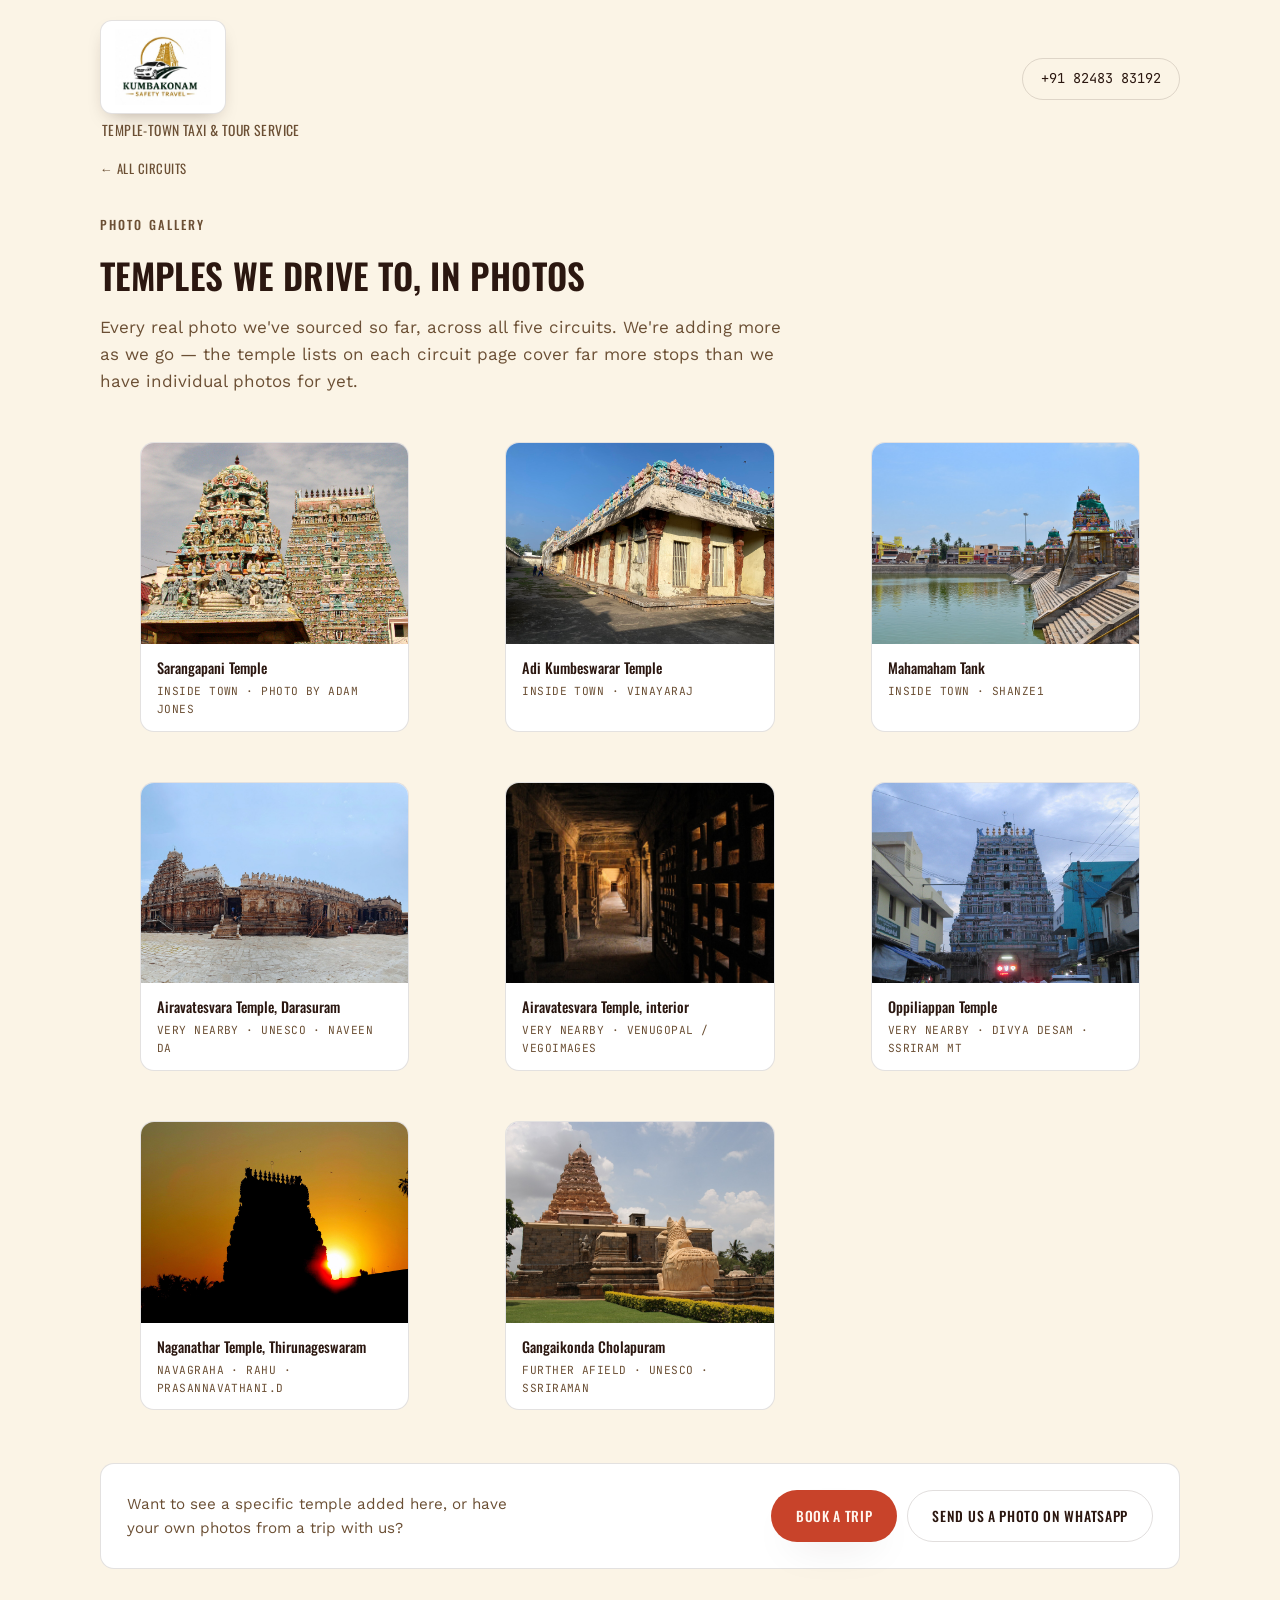
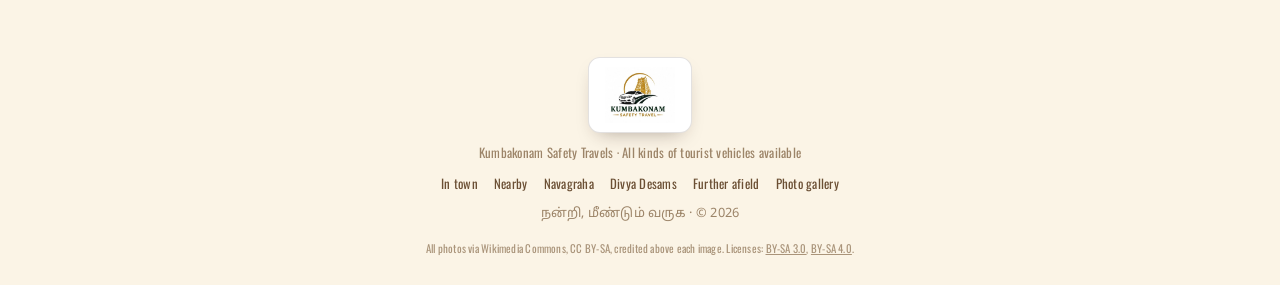
<file: gallery.html>
<!doctype html>
<html lang="en">
<head>
<meta charset="UTF-8">
<meta name="viewport" content="width=device-width, initial-scale=1">
<title>Temple Photo Gallery &mdash; Kumbakonam Safety Travels</title>
<link rel="preconnect" href="https://fonts.googleapis.com">
<link rel="preconnect" href="https://fonts.gstatic.com" crossorigin>
<link rel="stylesheet" href="https://fonts.googleapis.com/css2?family=Oswald:wght@300;400;500;600;700&family=Work+Sans:wght@400;500;600;700&family=JetBrains+Mono:wght@400;500;600&family=Noto+Sans+Tamil:wght@400;500;600&display=swap">
<link rel="stylesheet" href="site.css">
</head>
<body>

<header class="site">
  <a class="brand-link" href="index.html">
    <div class="brand">
      <span class="logo-plate"><img src="logo.jpeg" alt="Kumbakonam Safety Travels logo"></span>
      <span class="brand-text">Temple-town taxi &amp; tour service</span>
    </div>
  </a>
  <a class="header-call mono" href="tel:+918248383192">+91 82483 83192</a>
</header>

<main>
  <div style="max-width:1080px; margin:0 auto; padding-inline:0;">
    <a class="back-link" href="index.html#circuits">&larr; All circuits</a>
  </div>

  <section style="padding-top:12px;">
    <div class="section-head">
      <p class="eyebrow">Photo gallery</p>
      <h2>Temples we drive to, in photos</h2>
      <p>Every real photo we've sourced so far, across all five circuits. We're adding more as we go &mdash; the temple lists on each circuit page cover far more stops than we have individual photos for yet.</p>
    </div>

    <div class="gallery-grid">
      <figure class="gallery-item">
        <img src="gopurams-skyline.jpg" alt="Sarangapani Temple's twin gopuram towers in Kumbakonam">
        <figcaption>Sarangapani Temple<span>Inside town &middot; Photo by Adam Jones</span></figcaption>
      </figure>
      <figure class="gallery-item">
        <img src="adi-kumbeswarar.jpg" alt="Painted temple corridor at Adi Kumbeswarar Temple">
        <figcaption>Adi Kumbeswarar Temple<span>Inside town &middot; Vinayaraj</span></figcaption>
      </figure>
      <figure class="gallery-item">
        <img src="mahamaham-tank.jpg" alt="Mahamaham tank with temple gopurams and the town behind it">
        <figcaption>Mahamaham Tank<span>Inside town &middot; Shanze1</span></figcaption>
      </figure>
      <figure class="gallery-item">
        <img src="darasuram-panorama.jpg" alt="Airavatesvara Temple complex at Darasuram">
        <figcaption>Airavatesvara Temple, Darasuram<span>Very nearby &middot; UNESCO &middot; Naveen da</span></figcaption>
      </figure>
      <figure class="gallery-item">
        <img src="darasuram-temple.jpg" alt="Carved stone pillared corridor inside Airavatesvara Temple">
        <figcaption>Airavatesvara Temple, interior<span>Very nearby &middot; Venugopal / Vegoimages</span></figcaption>
      </figure>
      <figure class="gallery-item">
        <img src="oppiliappan.jpg" alt="Oppiliappan Temple gopuram tower at dusk">
        <figcaption>Oppiliappan Temple<span>Very nearby &middot; Divya Desam &middot; Ssriram mt</span></figcaption>
      </figure>
      <figure class="gallery-item">
        <img src="thirunageswaram.jpg" alt="Silhouette of the Naganathar Temple gopuram at Thirunageswaram at sunset">
        <figcaption>Naganathar Temple, Thirunageswaram<span>Navagraha &middot; Rahu &middot; Prasannavathani.D</span></figcaption>
      </figure>
      <figure class="gallery-item">
        <img src="gangaikonda-front.jpg" alt="Brihadeeswara Temple tower and Nandi statue at Gangaikonda Cholapuram">
        <figcaption>Gangaikonda Cholapuram<span>Further afield &middot; UNESCO &middot; Ssriraman</span></figcaption>
      </figure>
    </div>

    <div class="pkg-cta" style="margin-top:36px;">
      <p>Want to see a specific temple added here, or have your own photos from a trip with us?</p>
      <div class="actions">
        <a class="btn btn-primary" href="index.html#booking">Book a trip</a>
        <a class="btn btn-ghost" href="https://wa.me/918248383192" target="_blank" rel="noopener">Send us a photo on WhatsApp</a>
      </div>
    </div>
  </section>
</main>

<footer class="site">
  <span class="logo-plate"><img src="logo.jpeg" alt="Kumbakonam Safety Travels logo"></span>
  <p>Kumbakonam Safety Travels &middot; All kinds of tourist vehicles available</p>
  <nav>
    <a href="package-in-town.html">In town</a>
    <a href="package-nearby.html">Nearby</a>
    <a href="package-navagraha.html">Navagraha</a>
    <a href="package-divya-desam.html">Divya Desams</a>
    <a href="package-further.html">Further afield</a>
    <a href="gallery.html">Photo gallery</a>
  </nav>
  <p class="tamil">நன்றி, மீண்டும் வருக &middot; &copy; 2026</p>
  <p class="credits">All photos via Wikimedia Commons, CC BY-SA, credited above each image. Licenses: <a href="https://creativecommons.org/licenses/by-sa/3.0/" target="_blank" rel="noopener">BY-SA 3.0</a>, <a href="https://creativecommons.org/licenses/by-sa/4.0/" target="_blank" rel="noopener">BY-SA 4.0</a>.</p>
</footer>
</body>
</html>
</file>
<file: site.css>
:root{
  --bg:#FBF4E6;
  --bg-deep:#F2E2C4;
  --surface:#FFFFFF;
  --input-bg:#FFFFFF;
  --ink:#2B1710;
  --ink-soft:#6B4F34;
  --ink-faint:#9C8468;
  --on-light:#2B1710;
  --on-light-soft:#6B4F34;
  --line:rgba(43,23,16,0.14);
  --line-light:rgba(43,23,16,0.13);
  --primary:#9E5B20;
  --primary-deep:#8A4C18;
  --accent:#C8432A;
  --accent-ink:#FFF6EE;
  --maroon:#7A2518;
  --gold-soft:#96691E;
  --success:#2F7D4F;
  --shadow:0 18px 40px -22px rgba(43,23,16,0.28);
}

*{box-sizing:border-box;}
html{-webkit-text-size-adjust:100%;}
body{
  margin:0;
  background:var(--bg);
  color:var(--ink);
  font-family:"Work Sans","Noto Sans Tamil",system-ui,sans-serif;
  font-size:17px;
  line-height:1.6;
  padding-inline:32px;
}
@media (min-width:640px){ body{ padding-inline:44px; } }

h1,h2,h3,h4{ font-family:"Oswald",sans-serif; font-weight:600; text-wrap:balance; margin:0; }
a{ color:inherit; }
img{ max-width:100%; }
.mono{ font-family:"JetBrains Mono",ui-monospace,monospace; font-variant-numeric:tabular-nums; }
.wrap{ max-width:1080px; margin-inline:auto; }
.eyebrow{ font-family:"Oswald",sans-serif; font-weight:500; font-size:0.78rem; letter-spacing:0.17em; text-transform:uppercase; color:var(--primary); }
@media (prefers-reduced-motion:reduce){ *{ animation-duration:0.01ms !important; animation-iteration-count:1 !important; transition-duration:0.01ms !important; } }

/* ---------- header ---------- */
header.site{
  max-width:1080px; margin-inline:auto;
  display:flex; align-items:center; justify-content:space-between; gap:16px;
  padding-block:20px;
  flex-wrap:wrap;
}
.brand{ display:flex; flex-direction:column; align-items:flex-start; gap:8px; }
.brand-link{ text-decoration:none; }
.logo-plate{ background:#fff; border-radius:12px; padding:8px 14px; display:flex; align-items:center; box-shadow:0 8px 20px -10px rgba(43,23,16,0.4); border:1px solid var(--line-light); }
.logo-plate img{ display:block; height:76px; width:auto; }
.brand-text{ font-family:"Oswald",sans-serif; font-weight:400; font-size:0.86rem; letter-spacing:0.03em; line-height:1.2; color:var(--ink-soft); text-transform:uppercase; padding-left:2px; }
.header-call{
  font-family:"JetBrains Mono",monospace; font-size:0.85rem; text-decoration:none;
  border:1px solid var(--line); border-radius:999px; padding:9px 18px;
  color:var(--ink); transition:border-color .15s, color .15s;
}
.header-call:hover{ border-color:var(--accent); color:var(--accent); }

/* ---------- hero ---------- */
.hero{
  max-width:1080px; margin-inline:auto;
  display:grid; grid-template-columns:1.1fr 0.9fr; gap:48px; align-items:center;
  padding-block:28px 56px;
}
@media (max-width:760px){ .hero{ grid-template-columns:1fr; padding-block:12px 40px; } }
.hero h1{ font-size:clamp(2.2rem,5vw,3.5rem); line-height:1.08; letter-spacing:0.01em; }
.hero h1 em{ font-style:normal; color:var(--accent); }
.hero .tamil-line{ font-family:"Noto Sans Tamil","Work Sans",sans-serif; font-size:1.02rem; color:var(--gold-soft); margin-top:12px; }
.hero p.lede{ margin-top:18px; max-width:46ch; color:var(--ink-soft); font-size:1.08rem; }
.cta-row{ display:flex; flex-wrap:wrap; gap:12px; margin-top:28px; }
.btn{
  display:inline-flex; align-items:center; gap:8px; text-decoration:none;
  padding:14px 24px; border-radius:999px; font-family:"Oswald",sans-serif; font-weight:500; font-size:0.86rem;
  letter-spacing:0.05em; text-transform:uppercase; border:1px solid transparent; transition:transform .15s ease, box-shadow .15s ease, border-color .15s, color .15s;
}
.btn:active{ transform:translateY(1px); }
.btn-primary{ background:var(--accent); color:var(--accent-ink); box-shadow:var(--shadow); }
.btn-primary:hover{ box-shadow:0 20px 34px -16px rgba(200,67,42,0.4); }
.btn-ghost{ border-color:var(--line); color:var(--ink); }
.btn-ghost:hover{ border-color:var(--primary); color:var(--primary); }
.btn svg{ width:16px; height:16px; flex:none; }

.stat-row{ display:flex; gap:28px; margin-top:34px; flex-wrap:wrap; }
.stat{ min-width:84px; }
.stat b{ display:block; font-family:"JetBrains Mono",monospace; font-size:1.7rem; color:var(--gold-soft); }
.stat span{ font-size:0.78rem; color:var(--ink-faint); text-transform:uppercase; letter-spacing:0.06em; }

.gopuram-wrap{ display:flex; justify-content:center; }
.gopuram-wrap img{ width:min(100%,420px); aspect-ratio:4/5; object-fit:cover; border-radius:18px; display:block; box-shadow:0 24px 40px -18px rgba(43,23,16,0.4); }

.photo-band{ position:relative; height:clamp(220px,30vw,360px); overflow:hidden; margin-top:-1px; }
.photo-band img{ width:100%; height:100%; object-fit:cover; object-position:center 55%; display:block; }
.photo-band::after{ content:""; position:absolute; inset:0; background:linear-gradient(to top, rgba(20,12,6,0.85) 0%, rgba(20,12,6,0) 60%); }
.photo-band .caption{ position:absolute; left:32px; right:32px; bottom:16px; color:#FFF6EE; font-family:"Oswald",sans-serif; font-weight:500; font-size:0.95rem; letter-spacing:0.02em; z-index:1; text-wrap:balance; }
@media (min-width:640px){ .photo-band .caption{ left:40px; right:40px; font-size:1.1rem; } }
@media (max-width:560px){ .photo-band img{ object-position:center 38%; } }

.zone-photo{ margin:16px 0; border-radius:12px; overflow:hidden; border:1px solid var(--line-light); }
.zone-photo img{ width:100%; aspect-ratio:16/10; object-fit:cover; display:block; }
.zone-photo figcaption{ padding:10px 14px; background:var(--surface); color:var(--on-light-soft); font-size:0.8rem; font-family:"Oswald",sans-serif; letter-spacing:0.02em; }

footer.site{ padding-block:28px; text-align:center; display:flex; flex-direction:column; align-items:center; gap:10px; }
footer.site .logo-plate{ padding:9px 16px; }
footer.site .logo-plate img{ height:56px; }
footer.site p{ font-size:0.8rem; color:var(--ink-faint); margin:0; font-family:"Oswald",sans-serif; letter-spacing:0.02em; }
footer.site .tamil{ font-family:"Noto Sans Tamil","Work Sans",sans-serif; color:var(--ink-faint); }
footer.site nav{ display:flex; gap:16px; flex-wrap:wrap; justify-content:center; font-size:0.8rem; font-family:"Oswald",sans-serif; letter-spacing:0.02em; }
footer.site nav a{ text-decoration:none; color:var(--ink-soft); }
footer.site nav a:hover{ color:var(--accent); }
footer.site .credits{ font-size:0.68rem; color:var(--ink-faint); opacity:0.85; max-width:680px; line-height:1.7; margin-top:4px; }
footer.site .credits a{ color:inherit; }

/* ---------- booking form ---------- */
.form-card{ background:var(--surface); border:1px solid var(--line-light); border-radius:14px; padding:26px; box-shadow:var(--shadow); }
.form-grid{ display:grid; grid-template-columns:1fr 1fr; gap:16px; margin-top:18px; }
@media (max-width:560px){ .form-grid{ grid-template-columns:1fr; } }
.field{ display:flex; flex-direction:column; gap:6px; }
.field.full{ grid-column:1 / -1; }
.field label{ font-family:"Oswald",sans-serif; font-weight:500; font-size:0.7rem; letter-spacing:0.08em; text-transform:uppercase; color:var(--on-light-soft); }
.field input, .field select, .field textarea{
  font:inherit; font-size:0.95rem; color:var(--on-light); background:var(--input-bg);
  border:1px solid var(--line-light); border-radius:8px; padding:11px 13px; width:100%;
}
.field textarea{ resize:vertical; min-height:72px; }
.field input:focus, .field select:focus, .field textarea:focus{ outline:2px solid var(--accent); outline-offset:1px; }
.form-submit{ margin-top:20px; display:flex; align-items:center; gap:14px; flex-wrap:wrap; }
.form-submit .btn{ cursor:pointer; }
.form-submit .btn:disabled{ opacity:0.6; cursor:progress; }
.form-status{ font-size:0.86rem; font-family:"Work Sans",sans-serif; }
.form-status[data-state="ok"]{ color:var(--success); }
.form-status[data-state="err"]{ color:var(--accent); }
.honey{ position:absolute; left:-9999px; width:1px; height:1px; overflow:hidden; }

.booking-section{ padding-block:50px; }
.booking-grid{ max-width:1080px; margin-inline:auto; display:grid; grid-template-columns:1.15fr 0.85fr; gap:40px; align-items:start; }
@media (max-width:760px){ .booking-grid{ grid-template-columns:1fr; } }
.owner-card{ display:flex; align-items:center; gap:18px; background:var(--surface); border:1px solid var(--line-light); border-radius:14px; padding:16px; margin-bottom:22px; }
.owner-card img{ width:110px; height:auto; border-radius:10px; display:block; flex:none; }
.owner-card p{ margin:0; font-size:0.92rem; color:var(--on-light-soft); line-height:1.5; }
.owner-card p strong{ display:block; font-family:"Oswald",sans-serif; font-weight:500; color:var(--on-light); font-size:1.05rem; letter-spacing:0.01em; margin-bottom:2px; }
@media (max-width:420px){ .owner-card img{ width:88px; } }
.addr{ margin-top:0; color:var(--ink-soft); font-size:0.95rem; line-height:1.7; }
.addr .mono{ color:var(--ink); }
.cta-actions{ display:flex; flex-direction:column; gap:12px; justify-content:center; }
.cta-actions .btn{ justify-content:center; }

/* ---------- trust strip ---------- */
.trust{ border-top:1px solid var(--line); border-bottom:1px solid var(--line); padding-block:26px; }
.trust-inner{ max-width:1080px; margin-inline:auto; display:flex; gap:20px; flex-wrap:wrap; align-items:center; justify-content:space-between; }
.rating-badge{ display:flex; align-items:center; gap:10px; text-decoration:none; color:var(--ink); }
.rating-badge .stars{ color:var(--gold-soft); font-size:1rem; letter-spacing:1px; }
.rating-badge .label{ font-size:0.85rem; color:var(--ink-soft); }
.rating-badge .label strong{ color:var(--ink); }
.feature-list{ display:flex; gap:26px; flex-wrap:wrap; }
.feature{ display:flex; align-items:center; gap:8px; font-size:0.88rem; color:var(--ink-soft); }
.feature svg{ width:16px; height:16px; color:var(--primary); flex:none; }

/* ---------- reviews ---------- */
.review-grid{ max-width:1080px; margin:0 auto; display:grid; grid-template-columns:repeat(3,1fr); gap:20px; }
@media (max-width:860px){ .review-grid{ grid-template-columns:1fr; } }
.review-card{ background:var(--surface); border:1px solid var(--line-light); border-radius:14px; padding:22px; display:flex; flex-direction:column; gap:12px; margin:0; }
.review-stars{ color:var(--gold-soft); font-size:0.9rem; letter-spacing:2px; }
.review-card blockquote{ margin:0; font-size:0.93rem; line-height:1.65; color:var(--ink-soft); flex:1; display:-webkit-box; -webkit-line-clamp:9; -webkit-box-orient:vertical; overflow:hidden; }
.review-card figcaption{ display:flex; align-items:baseline; justify-content:space-between; gap:10px; font-family:"Oswald",sans-serif; font-size:0.85rem; flex-wrap:wrap; }
.review-card figcaption strong{ font-weight:500; color:var(--on-light); }
.review-card figcaption span{ color:var(--ink-faint); font-size:0.75rem; letter-spacing:0.02em; }
.review-foot{ max-width:1080px; margin:22px auto 0; text-align:center; }
.review-foot a{ font-family:"Oswald",sans-serif; font-size:0.82rem; letter-spacing:0.04em; text-transform:uppercase; color:var(--accent); text-decoration:none; border-bottom:1px solid currentColor; padding-bottom:2px; }
.review-foot a:hover{ color:var(--maroon); }

/* ---------- services ---------- */
.services-grid{ max-width:1080px; margin:0 auto; display:grid; grid-template-columns:repeat(3,1fr); gap:20px; }
@media (max-width:860px){ .services-grid{ grid-template-columns:1fr; } }
.service-card{ background:var(--surface); border:1px solid var(--line-light); border-radius:14px; padding:26px; }
.service-card .service-icon{ width:40px; height:40px; border-radius:10px; background:var(--primary-deep); color:#fff; display:flex; align-items:center; justify-content:center; margin-bottom:16px; }
.service-card .service-icon svg{ width:20px; height:20px; }
.service-card h3{ font-size:1.08rem; margin-bottom:8px; }
.service-card p{ color:var(--ink-soft); font-size:0.92rem; line-height:1.6; margin:0; }
.service-card .service-cta{ display:inline-flex; align-items:center; gap:6px; margin-top:14px; font-family:"Oswald",sans-serif; font-size:0.78rem; letter-spacing:0.04em; text-transform:uppercase; color:var(--accent); text-decoration:none; border-bottom:1px solid currentColor; padding-bottom:2px; }
.service-card .service-cta:hover{ color:var(--maroon); }

/* ---------- section shell ---------- */
section{ padding-block:60px; }
.section-head{ max-width:1080px; margin-inline:auto; margin-bottom:30px; }
.section-head h2{ font-size:clamp(1.6rem,3.4vw,2.2rem); margin-top:8px; text-transform:uppercase; letter-spacing:0.01em; }
.section-head p{ color:var(--ink-soft); max-width:62ch; margin-top:10px; }

/* ---------- zones ---------- */
.zone{ border-top:1px solid var(--line); padding-block:34px; }
.zone:last-child{ border-bottom:1px solid var(--line); }
.zone-inner{ max-width:1080px; margin-inline:auto; display:grid; grid-template-columns:220px 1fr; gap:28px; }
@media (max-width:720px){ .zone-inner{ grid-template-columns:1fr; gap:14px; } }
.zone-label .range{ font-family:"JetBrains Mono",monospace; font-size:1.3rem; color:var(--gold-soft); }
.zone-label h3{ font-size:1.15rem; margin-top:6px; text-transform:none; font-weight:500; }
.zone-label .count{ font-size:0.8rem; color:var(--ink-faint); margin-top:6px; }
.zone-label .pkg-link{ display:inline-flex; align-items:center; gap:6px; margin-top:14px; font-family:"Oswald",sans-serif; font-size:0.78rem; letter-spacing:0.04em; text-transform:uppercase; color:var(--accent); text-decoration:none; border-bottom:1px solid currentColor; padding-bottom:2px; }
.zone-label .pkg-link:hover{ color:var(--maroon); }
.chip-grid{ display:flex; flex-wrap:wrap; gap:9px; align-content:flex-start; }
.chip{
  display:inline-flex; align-items:baseline; gap:6px;
  border:1px solid var(--line-light); border-radius:999px; padding:8px 14px;
  font-size:0.87rem; background:var(--surface); color:var(--on-light);
}
.chip .tag{ font-family:"JetBrains Mono",monospace; font-size:0.6rem; text-transform:uppercase; letter-spacing:0.05em; color:#fff; background:var(--primary-deep); border-radius:4px; padding:2px 6px; }
.chip .tag.gold{ background:var(--maroon); }
.chip .note{ color:var(--on-light-soft); font-size:0.8rem; }

/* ---------- navagraha ---------- */
.navagraha-note{ max-width:1080px; margin:0 auto 22px; background:var(--surface); border:1px solid var(--line-light); border-left:4px solid var(--accent); border-radius:6px; padding:16px 20px; color:var(--on-light-soft); font-size:0.95rem; }
.nav-list{ max-width:1080px; margin-inline:auto; display:grid; grid-template-columns:repeat(3,1fr); gap:1px; background:var(--line-light); border:1px solid var(--line-light); border-radius:12px; overflow:hidden; }
@media (max-width:760px){ .nav-list{ grid-template-columns:repeat(2,1fr); } }
@media (max-width:480px){ .nav-list{ grid-template-columns:1fr; } }
.nav-item{ background:var(--surface); padding:18px 18px; display:flex; gap:12px; align-items:flex-start; }
.nav-glyph{ font-size:1.5rem; color:var(--primary-deep); font-family:"JetBrains Mono",monospace; width:1.4em; text-align:center; flex:none; }
.nav-item .n{ font-family:"JetBrains Mono",monospace; font-size:0.68rem; color:var(--on-light-soft); }
.nav-item h4{ font-family:"Oswald",sans-serif; font-weight:500; font-size:1rem; margin:3px 0 2px; color:var(--on-light); }
.nav-item .place{ font-size:0.82rem; color:var(--on-light-soft); }
.nav-item .km{ font-family:"JetBrains Mono",monospace; font-size:0.78rem; color:var(--accent); margin-top:4px; }

/* ---------- fleet / tariff ---------- */
.fleet-wrap{ background:var(--bg); border-top:1px solid var(--line); }
.table-scroll{ max-width:1080px; margin-inline:auto; overflow-x:auto; border-radius:12px; border:1px solid var(--line-light); }
table.tariff{ border-collapse:collapse; width:100%; min-width:680px; background:var(--surface); }
table.tariff th, table.tariff td{ padding:13px 16px; text-align:left; border-bottom:1px solid var(--line-light); white-space:nowrap; }
table.tariff thead th{ background:var(--primary-deep); color:#fff; font-family:"Oswald",sans-serif; font-weight:500; font-size:0.9rem; text-transform:uppercase; letter-spacing:0.03em; }
table.tariff tbody tr:last-child td{ border-bottom:none; }
table.tariff td.num, table.tariff th.num{ font-family:"JetBrains Mono",monospace; font-variant-numeric:tabular-nums; color:var(--on-light); }
table.tariff td.vname{ font-family:"Oswald",sans-serif; font-weight:500; color:var(--on-light); }
.tariff-notes{ max-width:1080px; margin:18px auto 0; display:grid; gap:6px; font-size:0.85rem; color:var(--ink-soft); }
.tariff-notes .mono{ color:var(--gold-soft); }
@media (max-width:640px){
  .table-scroll{ overflow-x:visible; border:none; }
  table.tariff{ min-width:0; display:block; width:100%; background:transparent; }
  table.tariff thead{ position:absolute; width:1px; height:1px; overflow:hidden; clip:rect(0 0 0 0); }
  table.tariff tbody{ display:flex; flex-direction:column; gap:12px; }
  table.tariff tr{ display:block; background:var(--surface); border:1px solid var(--line-light); border-radius:12px; padding:14px 16px; }
  table.tariff td{ display:flex; justify-content:space-between; align-items:baseline; gap:12px; border:none; padding:7px 0; white-space:normal; }
  table.tariff td.vname{ font-size:1.02rem; padding:0 0 10px; margin-bottom:6px; border-bottom:1px solid var(--line-light); display:block; }
  table.tariff td.num::before{ content:attr(data-label); font-family:"Oswald",sans-serif; font-size:0.72rem; letter-spacing:0.04em; text-transform:uppercase; color:var(--on-light-soft); }
}
.fleet-gallery{ max-width:1080px; margin:0 auto 32px; display:grid; grid-template-columns:repeat(3,1fr); gap:16px; }
@media (max-width:720px){ .fleet-gallery{ grid-template-columns:1fr; } }
.fleet-photo{ border-radius:14px; overflow:hidden; background:var(--surface); border:1px solid var(--line-light); }
.fleet-photo img{ display:block; width:100%; aspect-ratio:4/3; object-fit:cover; }
.fleet-photo figcaption{ padding:12px 16px; font-family:"Oswald",sans-serif; font-weight:500; font-size:0.9rem; color:var(--on-light); letter-spacing:0.02em; }
.fleet-photo figcaption span{ display:block; font-family:"JetBrains Mono",monospace; font-weight:400; font-size:0.72rem; color:var(--on-light-soft); text-transform:uppercase; letter-spacing:0.05em; margin-top:2px; }
.fleet-list{ max-width:1080px; margin:0 auto 26px; display:flex; flex-wrap:wrap; gap:10px; }
.fleet-pill{ border:1px solid var(--line-light); background:var(--surface); color:var(--on-light); border-radius:999px; padding:8px 17px; font-size:0.85rem; font-family:"Oswald",sans-serif; letter-spacing:0.02em; }

/* ---------- cta band ---------- */
.cta-band{ background:var(--bg); border-top:1px solid var(--line); }
.cta-band .wrap{ padding-block:54px; display:grid; grid-template-columns:1.1fr 0.9fr; gap:40px; align-items:start; }
@media (max-width:760px){ .cta-band .wrap{ grid-template-columns:1fr; } }
.cta-band h2{ font-size:clamp(1.6rem,3.6vw,2.3rem); text-transform:uppercase; }

/* ---------- package pages ---------- */
.pkg-hero{ max-width:1080px; margin:10px auto 0; border-radius:18px; overflow:hidden; }
.pkg-hero img{ width:100%; height:clamp(200px,34vw,360px); object-fit:cover; display:block; }

.pkg-hero-text{ max-width:1080px; margin:22px auto 0; }
.pkg-hero-text h1{ font-size:clamp(1.7rem,4.2vw,2.6rem); margin-top:6px; }
.pkg-hero-text p{ color:var(--ink-soft); margin-top:10px; max-width:60ch; font-size:0.98rem; }

.pkg-stats{ max-width:1080px; margin:24px auto 0; display:flex; gap:28px; flex-wrap:wrap; }

.map-card{ max-width:1080px; margin:0 auto; border-radius:14px; overflow:hidden; border:1px solid var(--line-light); background:var(--surface); }
#map{ height:420px; width:100%; }
@media (max-width:560px){ #map{ height:320px; } }
.map-legend{ padding:14px 18px; display:flex; flex-wrap:wrap; gap:10px 18px; align-items:center; font-size:0.8rem; color:var(--on-light-soft); border-top:1px solid var(--line-light); }
.map-legend .dot{ display:inline-flex; align-items:center; justify-content:center; width:18px; height:18px; border-radius:50%; background:var(--accent); color:#fff; font-family:"JetBrains Mono",monospace; font-size:0.62rem; margin-right:5px; }
.map-pin-num{ background:var(--accent); color:#fff; border-radius:50%; width:22px; height:22px; display:flex; align-items:center; justify-content:center; font-family:"JetBrains Mono",monospace; font-size:0.72rem; font-weight:700; border:2px solid #fff; box-shadow:0 2px 6px rgba(0,0,0,0.35); }

.temple-list{ max-width:1080px; margin:28px auto 0; }
.temple-list h3{ font-size:1.05rem; margin-bottom:10px; }
.temple-rows{ display:flex; flex-direction:column; }
.temple-row{ display:flex; flex-wrap:wrap; align-items:baseline; column-gap:10px; padding:9px 0; border-bottom:1px solid var(--line-light); }
.temple-row:last-child{ border-bottom:none; }
.temple-row .idx{ font-family:"JetBrains Mono",monospace; font-size:0.82rem; color:var(--gold-soft); flex:none; }
.temple-row .name{ font-family:"Oswald",sans-serif; font-weight:500; font-size:0.95rem; }
.temple-row .note{ color:var(--on-light-soft); font-size:0.85rem; }
.also-list{ margin-top:8px; color:var(--ink-soft); font-size:0.92rem; line-height:1.7; }
.unpinned-note{ max-width:1080px; margin:16px auto 0; font-size:0.8rem; color:var(--ink-faint); }

.pkg-cta{ max-width:1080px; margin:40px auto 0; background:var(--surface); border:1px solid var(--line-light); border-radius:14px; padding:26px; display:flex; flex-wrap:wrap; gap:20px; align-items:center; justify-content:space-between; }
.pkg-cta p{ margin:0; color:var(--on-light-soft); font-size:0.95rem; max-width:46ch; }
.pkg-cta .actions{ display:flex; gap:10px; flex-wrap:wrap; }

.back-link{ max-width:1080px; margin:0 auto 14px; display:block; font-family:"Oswald",sans-serif; font-size:0.8rem; letter-spacing:0.04em; text-transform:uppercase; color:var(--ink-soft); text-decoration:none; }
.back-link:hover{ color:var(--accent); }

.pkg-grid-nav{ max-width:1080px; margin:0 auto; display:grid; grid-template-columns:repeat(3,1fr); gap:16px; }
@media (max-width:760px){ .pkg-grid-nav{ grid-template-columns:repeat(2,1fr); gap:12px; } }
@media (max-width:420px){ .pkg-grid-nav{ gap:9px; } }
.pkg-card{ display:block; text-decoration:none; color:inherit; border-radius:14px; overflow:hidden; border:1px solid var(--line-light); background:var(--surface); transition:box-shadow .15s ease, transform .15s ease; min-width:0; }
.pkg-card:hover{ box-shadow:var(--shadow); transform:translateY(-2px); }
.pkg-card img{ width:100%; aspect-ratio:4/3; object-fit:cover; display:block; }
.pkg-card .pkg-card-body{ padding:14px 16px; }
@media (max-width:420px){ .pkg-card .pkg-card-body{ padding:9px 10px; } }
.pkg-card .pkg-card-body .range{ font-family:"JetBrains Mono",monospace; font-size:0.72rem; color:var(--gold-soft); }
.pkg-card .pkg-card-body h3{ font-size:1.02rem; margin-top:4px; }
@media (max-width:420px){ .pkg-card .pkg-card-body h3{ font-size:0.86rem; } }

/* ---------- gallery page ---------- */
.gallery-grid{ max-width:1080px; margin:0 auto; display:grid; grid-template-columns:repeat(3,1fr); gap:16px; }
@media (max-width:760px){ .gallery-grid{ grid-template-columns:repeat(2,1fr); gap:12px; } }
@media (max-width:480px){ .gallery-grid{ grid-template-columns:1fr; } }
.gallery-item{ border-radius:14px; overflow:hidden; border:1px solid var(--line-light); background:var(--surface); }
.gallery-item img{ width:100%; aspect-ratio:4/3; object-fit:cover; display:block; }
.gallery-item figcaption{ padding:12px 16px; font-family:"Oswald",sans-serif; font-weight:500; font-size:0.9rem; color:var(--on-light); }
.gallery-item figcaption span{ display:block; font-family:"JetBrains Mono",monospace; font-weight:400; font-size:0.7rem; color:var(--on-light-soft); text-transform:uppercase; letter-spacing:0.04em; margin-top:4px; }

/* ---------- tighten generous spacing on phones ---------- */
@media (max-width:640px){
  section{ padding-block:36px; }
  .section-head{ margin-bottom:20px; }
  .hero{ padding-block:8px 28px; }
  .stat-row{ margin-top:22px; gap:18px 22px; }
  .cta-row{ margin-top:20px; }
  .booking-section{ padding-block:32px; }
  .trust{ padding-block:18px; }
  .zone{ padding-block:22px; }
  .zone-inner{ gap:10px; }
  .zone-label .pkg-link{ margin-top:10px; }
  .navagraha-note{ margin-bottom:14px; }
  .cta-band .wrap{ padding-block:36px; }
  .fleet-gallery{ margin-bottom:20px; }
  .fleet-list{ margin-bottom:18px; }
  footer.site{ padding-block:22px; gap:8px; }
  .pkg-hero{ margin-top:4px; }
  .pkg-stats{ margin-top:16px; gap:18px; }
  .map-legend{ padding:12px 14px; }
  .temple-list{ margin-top:20px; }
  .temple-list h3{ margin-bottom:10px; }
  .pkg-cta{ margin-top:26px; padding:18px; }
  .unpinned-note{ margin-top:10px; }
}
</file>
